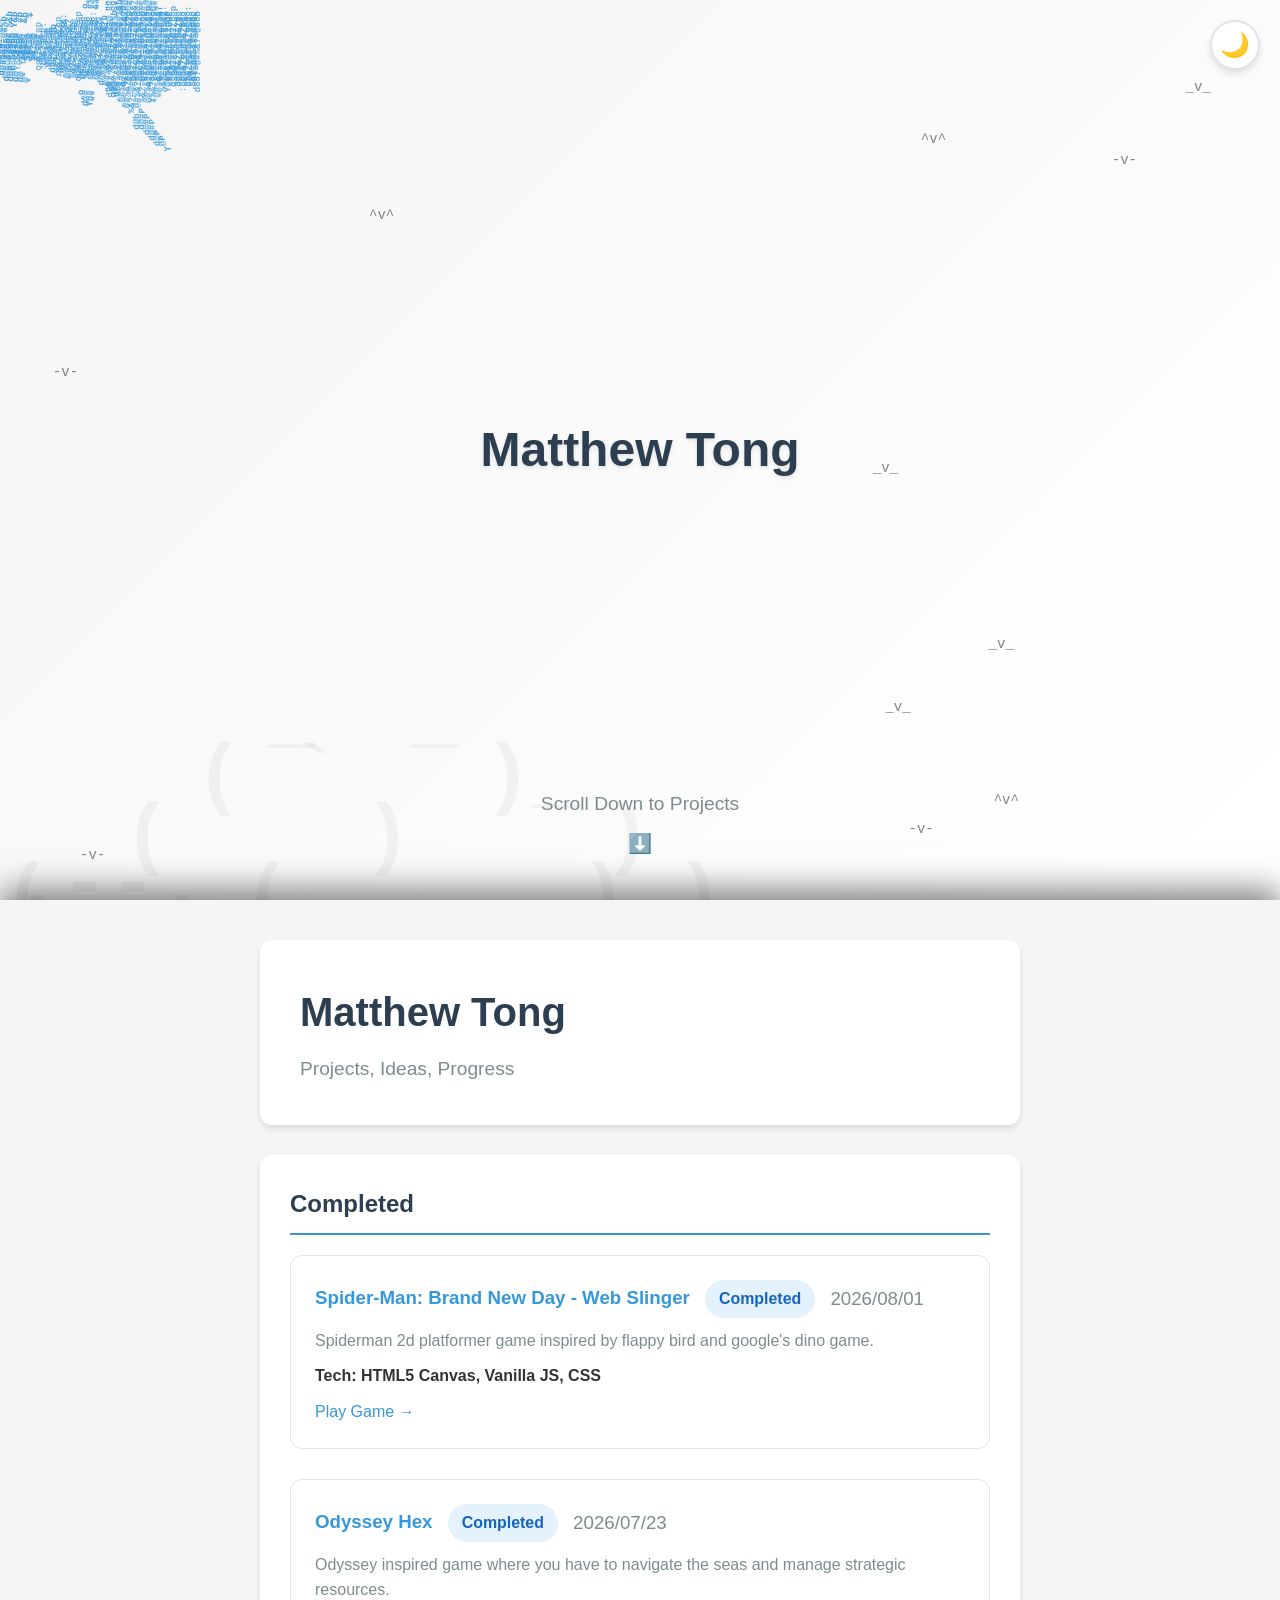
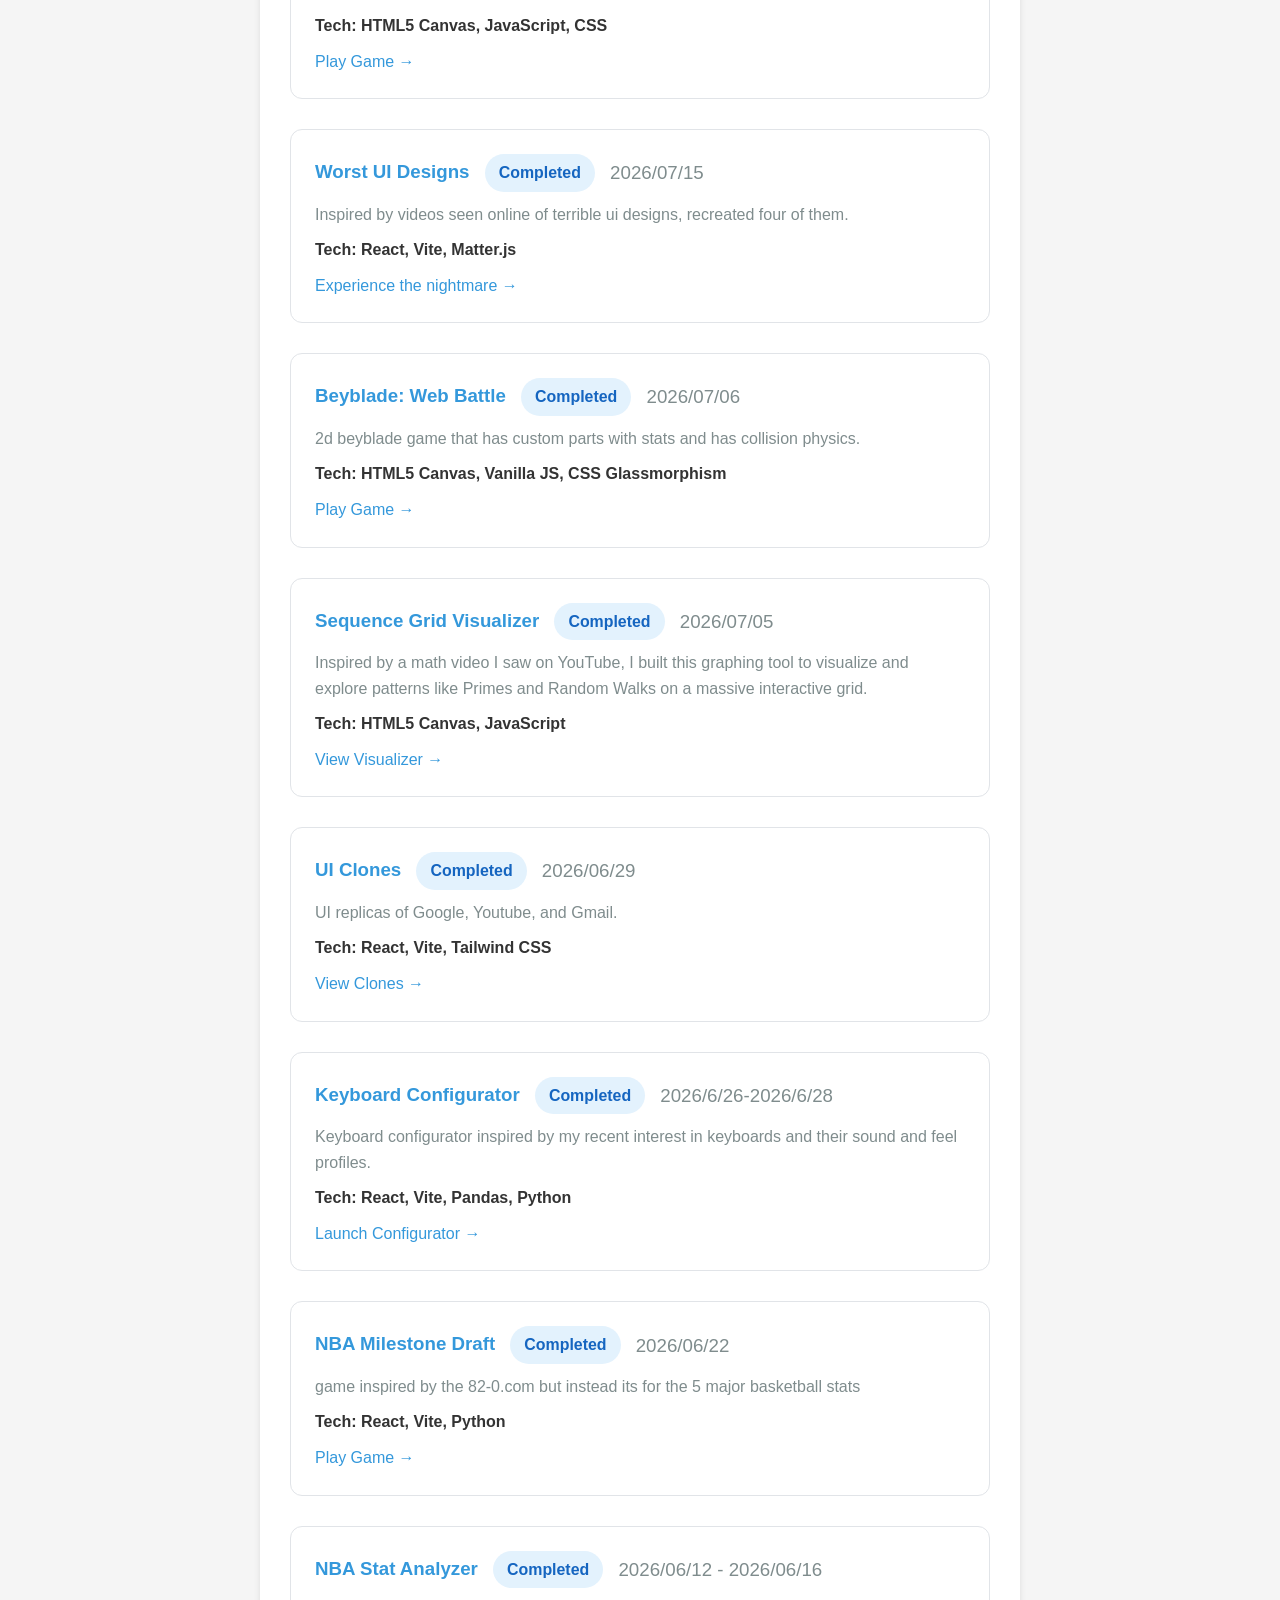
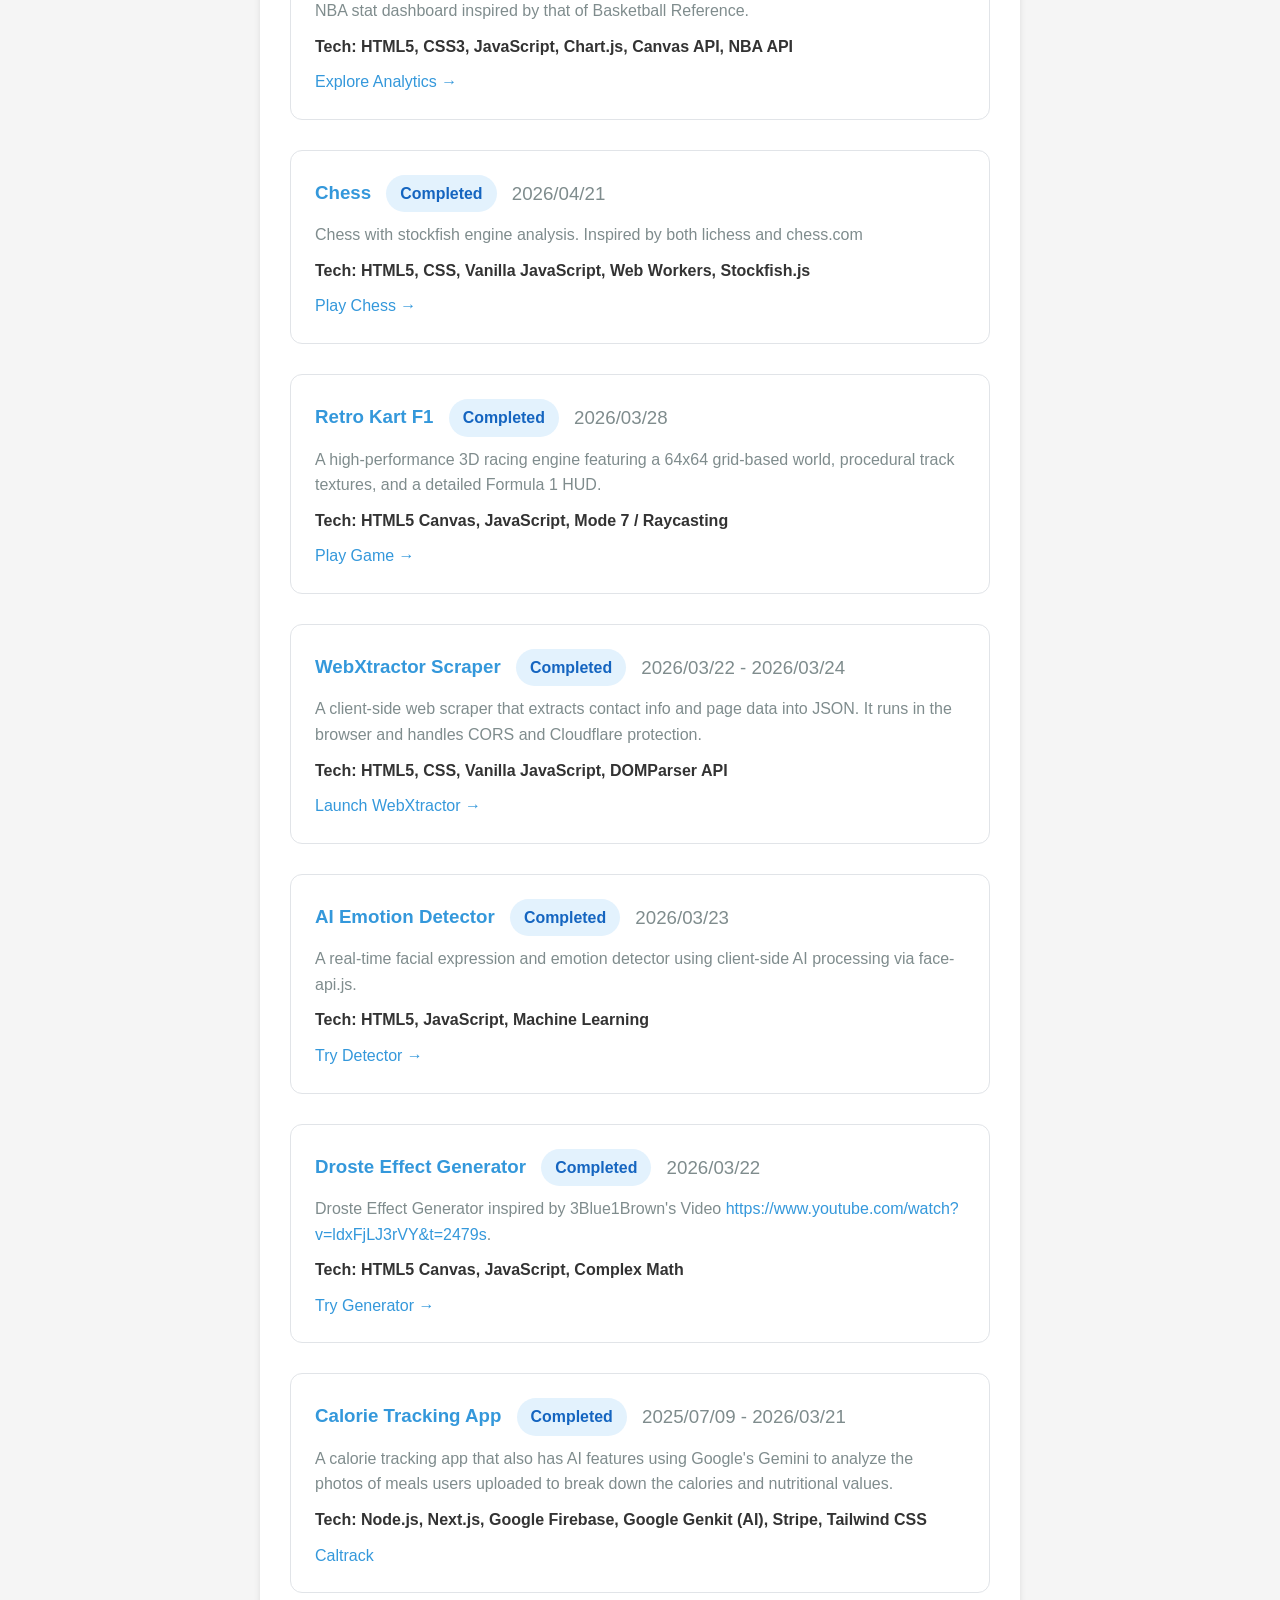
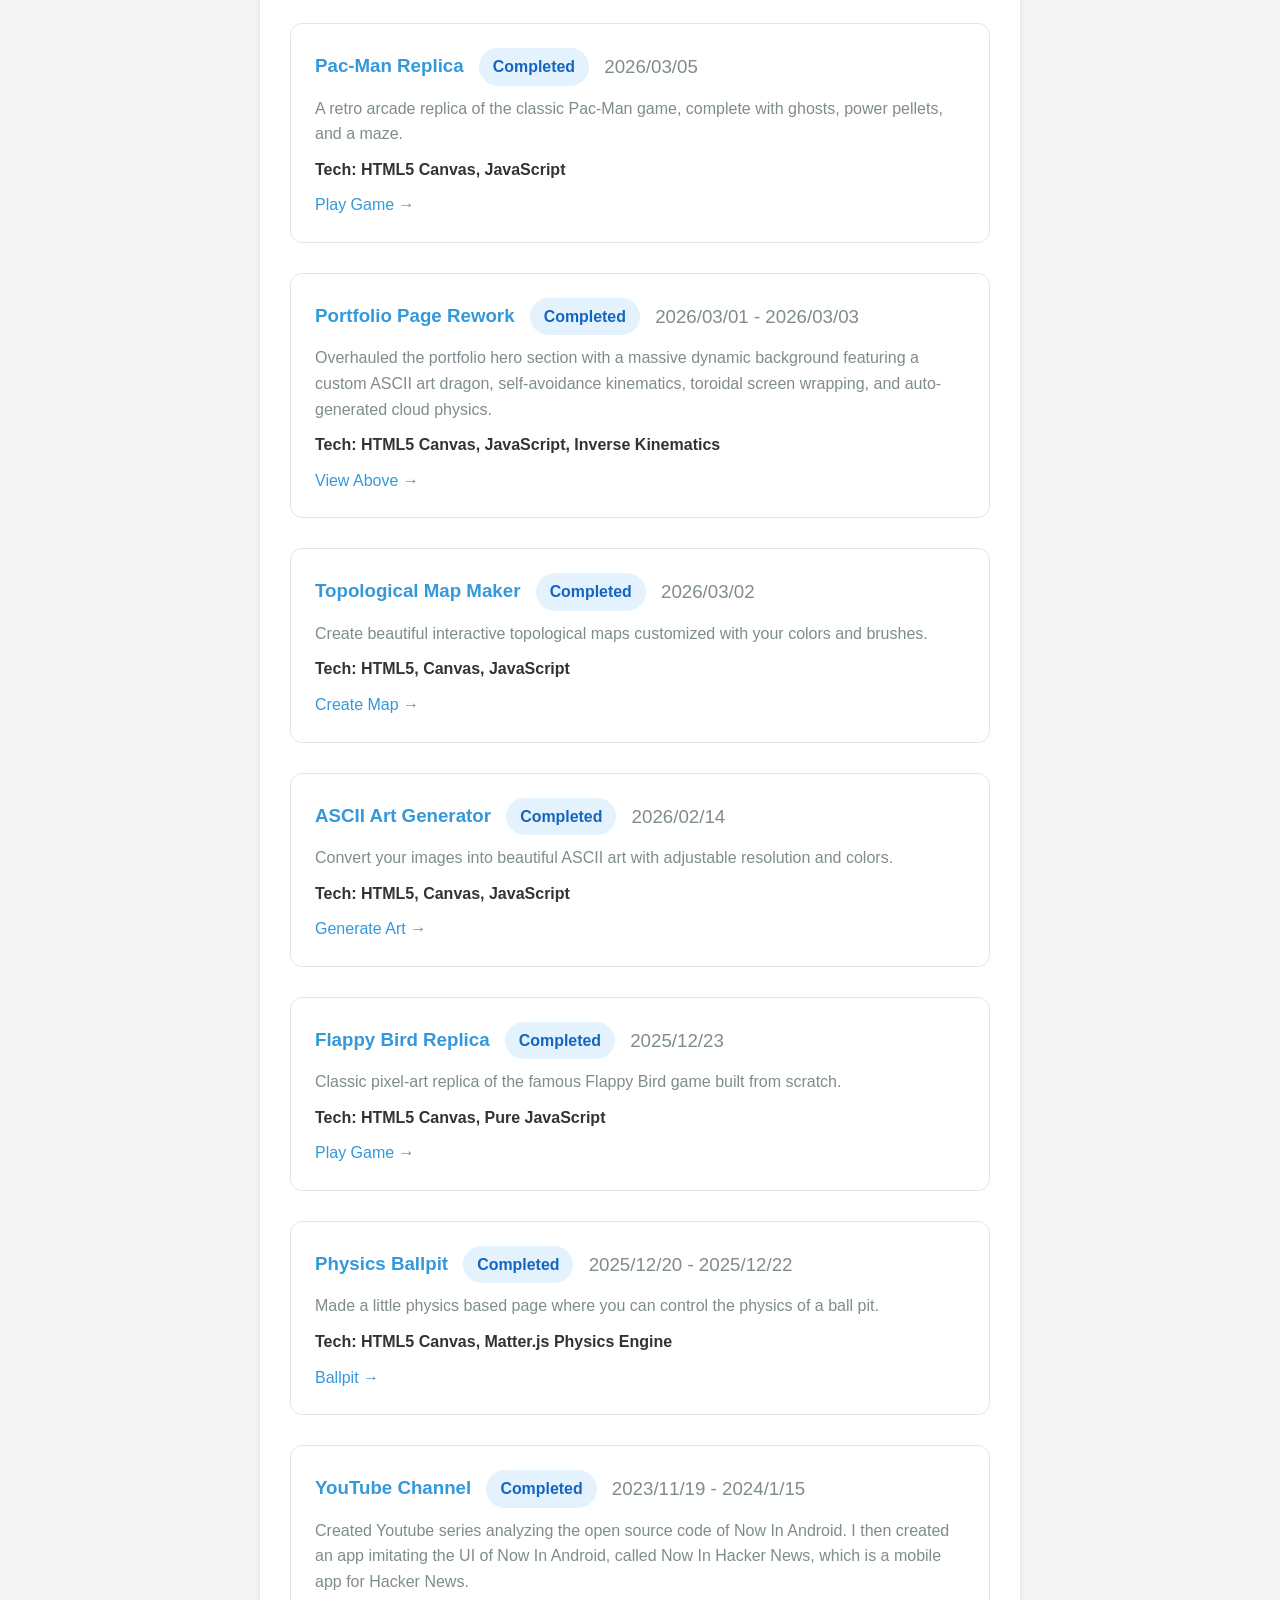
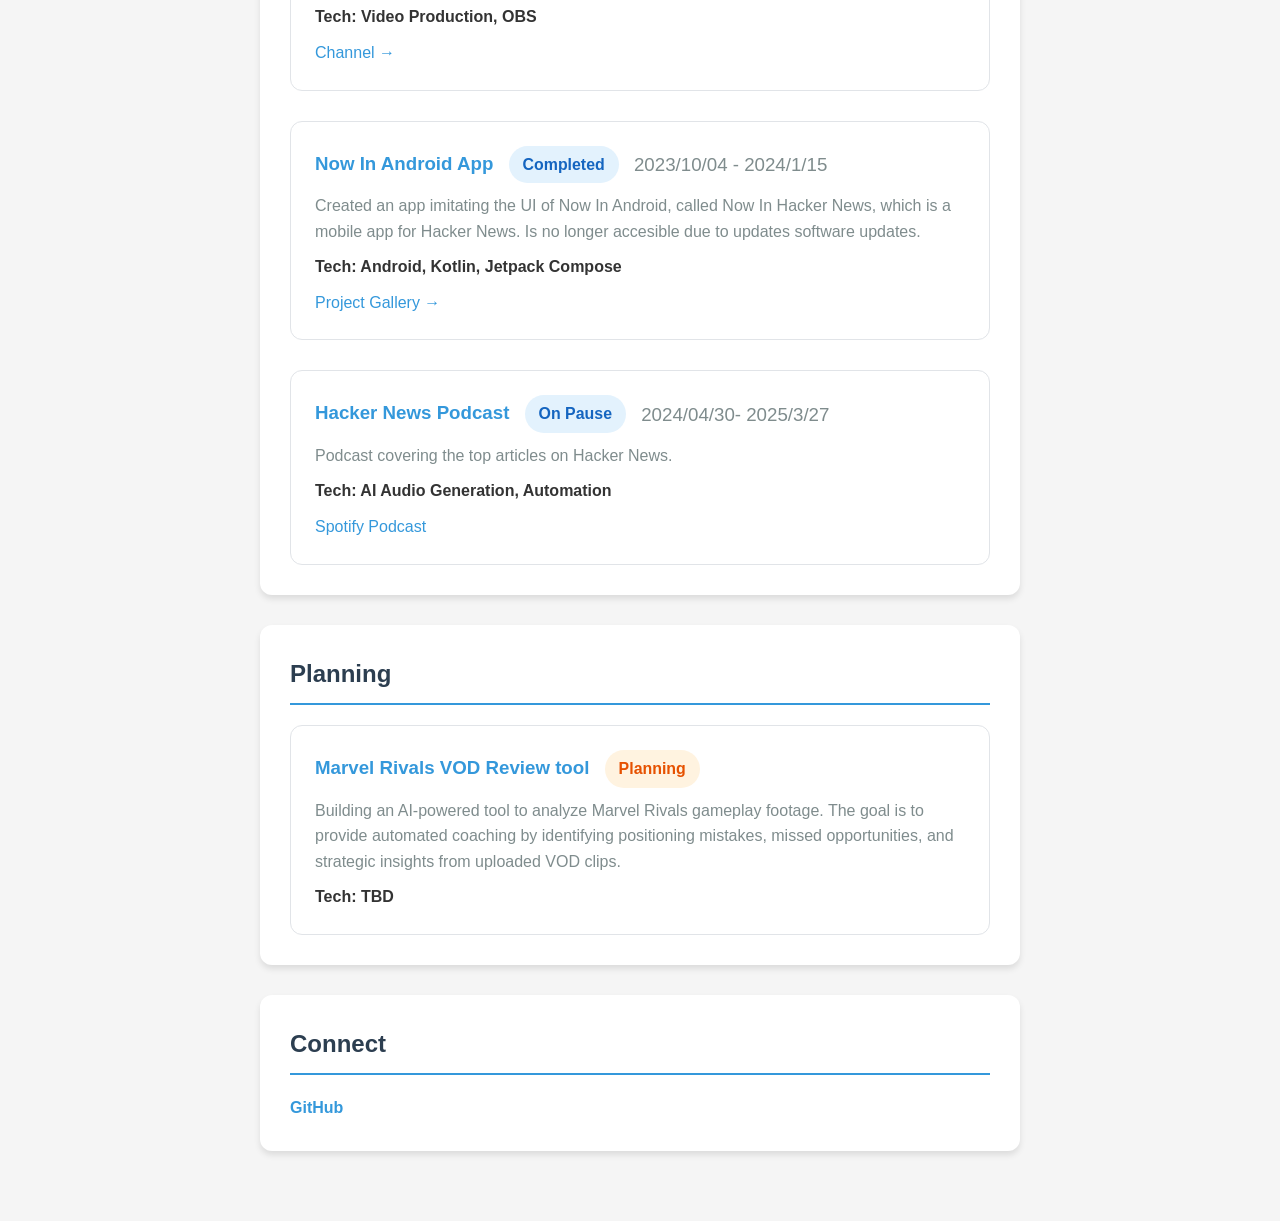
<file: index.html>
<!DOCTYPE html>
<html lang="en" data-theme="light">

<head>
    <meta charset="UTF-8">
    <meta name="viewport" content="width=device-width, initial-scale=1.0">
    <title>My Projects</title>
    <style>
        :root {
            --bg-color: #f5f5f5;
            --text-color: #333;
            --card-bg: white;
            --card-hover-bg: #ffffff;
            --card-border: #e1e4e8;
            --heading-color: #2c3e50;
            --subtitle-color: #7f8c8d;
            --border-primary: #3498db;
            --link-color: #3498db;
            --status-active-bg: #e8f5e9;
            --status-active-text: #2e7d32;
            --status-planning-bg: #fff3e0;
            --status-planning-text: #e65100;
            --status-completed-bg: #e3f2fd;
            --status-completed-text: #1565c0;
            --shadow-color: rgba(0, 0, 0, 0.1);
            --shadow-hover-color: rgba(0, 0, 0, 0.05);
        }

        [data-theme="dark"] {
            --bg-color: #1a1a1a;
            --text-color: #e5e5e5;
            --card-bg: #2a2a2a;
            --card-hover-bg: #333333;
            --card-border: #404040;
            --heading-color: #ffffff;
            --subtitle-color: #a3a3a3;
            --border-primary: #666666;
            --link-color: #d4d4d4;
            --status-active-bg: rgba(74, 222, 128, 0.15);
            --status-active-text: #4ade80;
            --status-planning-bg: rgba(251, 146, 60, 0.15);
            --status-planning-text: #fb923c;
            --status-completed-bg: rgba(156, 163, 175, 0.15);
            --status-completed-text: #9ca3af;
            --shadow-color: rgba(0, 0, 0, 0.5);
            --shadow-hover-color: rgba(0, 0, 0, 0.7);
        }

        * {
            margin: 0;
            padding: 0;
            box-sizing: border-box;
        }

        body {
            font-family: -apple-system, BlinkMacSystemFont, 'Segoe UI', Roboto, Oxygen, Ubuntu, Cantarell, sans-serif;
            line-height: 1.6;
            color: var(--text-color);
            background: var(--bg-color);
            transition: background-color 0.3s ease, color 0.3s ease;
            overflow-x: hidden;
        }

        a {
            color: var(--link-color);
            text-decoration: none;
            transition: color 0.2s;
        }

        a:hover {
            text-decoration: underline;
            color: var(--heading-color);
        }


        /* Nav & Theme Toggle */
        .theme-toggle {
            position: fixed;
            top: 20px;
            right: 20px;
            background: var(--card-bg);
            border: 2px solid var(--card-border);
            color: var(--text-color);
            padding: 10px;
            border-radius: 50%;
            cursor: pointer;
            width: 50px;
            height: 50px;
            display: flex;
            justify-content: center;
            align-items: center;
            font-size: 1.5rem;
            z-index: 1000;
            box-shadow: 0 4px 6px var(--shadow-color);
            transition: transform 0.3s cubic-bezier(0.175, 0.885, 0.32, 1.275);
        }

        .theme-toggle:hover {
            transform: scale(1.1) rotate(15deg);
        }

        .hero {
            height: 100vh;
            width: 100vw;
            display: flex;
            flex-direction: column;
            justify-content: center;
            align-items: center;
            position: fixed;
            top: 0;
            left: 0;
            z-index: 0;
            background: linear-gradient(135deg, var(--bg-color) 0%, var(--card-bg) 100%);
        }

        #heroCanvas {
            position: absolute;
            top: 0;
            left: 0;
            width: 100%;
            height: 100%;
            z-index: -1;
            /* Keeps canvas strictly behind text, but inside .hero */
        }

        .welcome-text {
            font-size: 3rem;
            font-weight: bold;
            color: var(--heading-color);
            text-align: center;
            z-index: 5;
            opacity: 0;
            transform: translateY(30px);
            animation: fadeInWelcome 1.5s cubic-bezier(0.175, 0.885, 0.32, 1.275) forwards 0.5s;
            text-shadow: 0 2px 4px var(--shadow-color);
        }

        @keyframes fadeInWelcome {
            to {
                opacity: 1;
                transform: translateY(0);
            }
        }

        .scroll-indicator {
            position: absolute;
            bottom: 40px;
            font-size: 1.2rem;
            color: var(--subtitle-color);
            animation: bounce 2s infinite;
            display: flex;
            flex-direction: column;
            align-items: center;
            gap: 10px;
        }

        @keyframes bounce {

            0%,
            20%,
            50%,
            80%,
            100% {
                transform: translateY(0);
            }

            40% {
                transform: translateY(-20px);
            }

            60% {
                transform: translateY(-10px);
            }
        }

        .container-wrapper {
            position: relative;
            z-index: 10;
            margin-top: 100vh;
            background: var(--bg-color);
            box-shadow: 0 -10px 30px rgba(0, 0, 0, 0.5);
        }

        .container {
            max-width: 800px;
            margin: 0 auto;
            padding: 40px 20px;
            opacity: 0;
            transform: translateY(50px);
            transition: opacity 1s ease-out, transform 1s cubic-bezier(0.175, 0.885, 0.32, 1.275);
            position: relative;
            z-index: 10;
        }

        .container.visible {
            opacity: 1;
            transform: translateY(0);
        }

        header {
            background: var(--card-bg);
            padding: 40px;
            border-radius: 12px;
            box-shadow: 0 4px 6px var(--shadow-color);
            margin-bottom: 30px;
            transition: background-color 0.3s ease, box-shadow 0.3s;
        }

        h1 {
            font-size: 2.5em;
            margin-bottom: 10px;
            color: var(--heading-color);
        }

        .subtitle {
            font-size: 1.2em;
            color: var(--subtitle-color);
        }

        .section {
            background: var(--card-bg);
            padding: 30px;
            border-radius: 12px;
            box-shadow: 0 4px 6px var(--shadow-color);
            margin-bottom: 30px;
            transition: background-color 0.3s ease, box-shadow 0.3s;
            opacity: 0;
            transform: translateY(30px);
        }

        .section.visible {
            opacity: 1;
            transform: translateY(0);
            transition: opacity 0.8s ease-out, transform 0.8s cubic-bezier(0.175, 0.885, 0.32, 1.275);
        }

        .section h2 {
            color: var(--heading-color);
            margin-bottom: 20px;
            border-bottom: 2px solid var(--border-primary);
            padding-bottom: 10px;
        }

        .project {
            margin-bottom: 30px;
            padding: 24px;
            border: 1px solid var(--card-border);
            border-radius: 12px;
            background: var(--card-bg);
            transition: transform 0.3s cubic-bezier(0.175, 0.885, 0.32, 1.275), box-shadow 0.3s, background-color 0.3s, border-color 0.3s;
        }

        .project:hover {
            transform: translateY(-6px);
            box-shadow: 0 12px 20px var(--shadow-hover-color);
            background: var(--card-hover-bg);
            border-color: var(--border-primary);
        }

        .project:last-child {
            margin-bottom: 0;
        }

        .project h3 {
            color: var(--link-color);
            margin-bottom: 8px;
            border-bottom: none;
        }

        .project strong {
            color: var(--text-color);
        }

        .project-status {
            display: inline-block;
            padding: 6px 14px;
            border-radius: 20px;
            font-size: 0.85em;
            font-weight: 600;
            margin-left: 10px;
        }

        .status-active {
            background: var(--status-active-bg);
            color: var(--status-active-text);
        }

        .status-planning {
            background: var(--status-planning-bg);
            color: var(--status-planning-text);
        }

        .status-completed {
            background: var(--status-completed-bg);
            color: var(--status-completed-text);
        }

        .project p {
            color: var(--subtitle-color);
            margin-top: 10px;
        }

        .project-date {
            font-size: 1em;
            color: var(--subtitle-color);
            margin-left: 10px;
            font-weight: normal;
            vertical-align: middle;
        }

        .links a {
            margin-right: 15px;
            font-weight: 600;
        }

        footer {
            text-align: center;
            padding: 20px;
            color: var(--subtitle-color);
        }
    </style>
</head>

<body>
    <button class="theme-toggle" id="themeToggle" title="Toggle Dark/Light Mode">
        🌙
    </button>

    <div class="hero">

        <canvas id="heroCanvas"></canvas>
        <div class="welcome-text">
            Matthew Tong
        </div>
        <div class="scroll-indicator">
            <span>Scroll Down to Projects</span>
            <span>⬇️</span>
        </div>
    </div>

    <div class="container-wrapper">
        <div class="container">
            <header>
                <h1>Matthew Tong</h1>
                <p class="subtitle">Projects, Ideas, Progress</p>
            </header>

            <div class="section">
                <h2>Completed</h2>

                <div class="project">
                    <h3>
                        Spider-Man: Brand New Day - Web Slinger
                        <span class="project-status status-completed">Completed</span>
                        <span class="project-date">2026/08/01</span>
                    </h3>
                    <p>Spiderman 2d platformer game inspired by flappy bird and google's dino game.</p>
                    <p><strong>Tech: HTML5 Canvas, Vanilla JS, CSS</strong></p>
                    <p>
                        <a href="spiderman/index.html">Play Game &rarr;</a>
                    </p>
                </div>

                <div class="project">
                    <h3>
                        Odyssey Hex
                        <span class="project-status status-completed">Completed</span>
                        <span class="project-date">2026/07/23</span>
                    </h3>
                    <p>Odyssey inspired game where you have to navigate the seas and manage strategic resources.</p>
                    <p><strong>Tech: HTML5 Canvas, JavaScript, CSS</strong></p>
                    <p>
                        <a href="odyssey_hex/index.html">Play Game &rarr;</a>
                    </p>
                </div>

                <div class="project">
                    <h3>
                        Worst UI Designs
                        <span class="project-status status-completed">Completed</span>
                        <span class="project-date">2026/07/15</span>
                    </h3>
                    <p>Inspired by videos seen online of terrible ui designs, recreated four of them.</p>
                    <p><strong>Tech: React, Vite, Matter.js</strong></p>
                    <p>
                        <a href="worst_ui/">Experience the nightmare &rarr;</a>
                    </p>
                </div>

                <div class="project">
                    <h3>
                        Beyblade: Web Battle
                        <span class="project-status status-completed">Completed</span>
                        <span class="project-date">2026/07/06</span>
                    </h3>
                    <p>2d beyblade game that has custom parts with stats and has collision physics.</p>
                    <p><strong>Tech: HTML5 Canvas, Vanilla JS, CSS Glassmorphism</strong></p>
                    <p>
                        <a href="beyblade.html">Play Game &rarr;</a>
                    </p>
                </div>

                <div class="project">
                    <h3>
                        Sequence Grid Visualizer
                        <span class="project-status status-completed">Completed</span>
                        <span class="project-date">2026/07/05</span>
                    </h3>
                    <p>
                        Inspired by a math video I saw on YouTube, I built this graphing tool to visualize and explore patterns like Primes and Random Walks on a massive interactive grid.
                    </p>
                    <p><strong>Tech: HTML5 Canvas, JavaScript</strong></p>
                    <p>
                        <a href="sequence.html">View Visualizer &rarr;</a>
                    </p>
                </div>

                <div class="project">
                    <h3>
                        UI Clones
                        <span class="project-status status-completed">Completed</span>
                        <span class="project-date">2026/06/29</span>
                    </h3>
                    <p>UI replicas of Google, Youtube, and Gmail.</p>
                    <p><strong>Tech: React, Vite, Tailwind CSS</strong></p>
                    <p>
                        <a href="ui_clones/">View Clones &rarr;</a>
                    </p>
                </div>

                <div class="project">
                    <h3>
                        Keyboard Configurator
                        <span class="project-status status-completed">Completed</span>
                        <span class="project-date">2026/6/26-2026/6/28</span>
                    </h3>
                    <p>Keyboard configurator inspired by my recent interest in keyboards and their sound and feel profiles.</p>
                    <p><strong>Tech: React, Vite, Pandas, Python</strong></p>
                    <p>
                        <a href="keyboard_configurator/index.html">Launch Configurator &rarr;</a>
                    </p>
                </div>

                <div class="project">
                    <h3>
                        NBA Milestone Draft
                        <span class="project-status status-completed">Completed</span>
                        <span class="project-date">2026/06/22</span>
                    </h3>
                    <p>game inspired by the 82-0.com but instead its for the 5 major basketball stats</p>
                    <p><strong>Tech: React, Vite, Python</strong></p>
                    <p>
                        <a href="nba_milestone_draft/index.html">Play Game &rarr;</a>
                    </p>
                </div>

                <div class="project">
                    <h3>
                        NBA Stat Analyzer
                        <span class="project-status status-completed">Completed</span>
                        <span class="project-date">2026/06/12 - 2026/06/16</span>
                    </h3>
                    <p>
                        NBA stat dashboard inspired by that of Basketball Reference.
                    </p>
                    <p><strong>Tech: HTML5, CSS3, JavaScript, Chart.js, Canvas API, NBA API</strong></p>
                    <p>
                        <a href="nba.html">Explore Analytics &rarr;</a>
                    </p>
                </div>

                <div class="project">
                    <h3>
                        Chess
                        <span class="project-status status-completed">Completed</span>
                        <span class="project-date">2026/04/21</span>
                    </h3>
                    <p>
                        Chess with stockfish engine analysis. Inspired by both lichess and chess.com
                    </p>
                    <p><strong>Tech: HTML5, CSS, Vanilla JavaScript, Web Workers, Stockfish.js</strong></p>
                    <p>
                        <a href="chess.html">Play Chess &rarr;</a>
                    </p>
                </div>

                <div class="project">
                    <h3>
                        Retro Kart F1
                        <span class="project-status status-completed">Completed</span>
                        <span class="project-date">2026/03/28</span>
                    </h3>
                    <p>
                        A high-performance 3D racing engine featuring a 64x64 grid-based world, procedural track textures, and a detailed Formula 1 HUD.
                    </p>
                    <p><strong>Tech: HTML5 Canvas, JavaScript, Mode 7 / Raycasting</strong></p>
                    <p>
                        <a href="racing.html">Play Game &rarr;</a>
                    </p>
                </div>

                <div class="project">
                    <h3>
                        WebXtractor Scraper
                        <span class="project-status status-completed">Completed</span>
                        <span class="project-date">2026/03/22 - 2026/03/24</span>
                    </h3>
                    <p>
                        A client-side web scraper that extracts contact info and page data into JSON. It runs in the browser and handles CORS and Cloudflare protection.
                    </p>
                    <p><strong>Tech: HTML5, CSS, Vanilla JavaScript, DOMParser API</strong></p>
                    <p>
                        <a href="scraper.html">Launch WebXtractor &rarr;</a>
                    </p>
                </div>

                <div class="project">
                    <h3>
                        AI Emotion Detector
                        <span class="project-status status-completed">Completed</span>
                        <span class="project-date">2026/03/23</span>
                    </h3>
                    <p>
                        A real-time facial expression and emotion detector using client-side AI processing via face-api.js.
                    </p>
                    <p><strong>Tech: HTML5, JavaScript, Machine Learning</strong></p>
                    <p>
                        <a href="emotion.html">Try Detector &rarr;</a>
                    </p>
                </div>

                <div class="project">
                    <h3>
                        Droste Effect Generator
                        <span class="project-status status-completed">Completed</span>
                        <span class="project-date">2026/03/22</span>
                    </h3>
                    <p>
                        Droste Effect Generator inspired by 3Blue1Brown's Video <a href="https://www.youtube.com/watch?v=ldxFjLJ3rVY&t=2479s" target="_blank">https://www.youtube.com/watch?v=ldxFjLJ3rVY&t=2479s</a>.
                    </p>
                    <p><strong>Tech: HTML5 Canvas, JavaScript, Complex Math</strong></p>
                    <p>
                        <a href="droste.html">Try Generator &rarr;</a>
                    </p>
                </div>

                <div class="project">
                    <h3>
                        Calorie Tracking App
                        <span class="project-status status-completed">Completed</span>
                        <span class="project-date">2025/07/09 - 2026/03/21</span>
                    </h3>
                    <p>
                        A calorie tracking app that also has AI features using Google's Gemini to analyze the photos of
                        meals users uploaded to break down the calories and nutritional values.
                    </p>
                    <p><strong>Tech: Node.js, Next.js, Google Firebase, Google Genkit (AI), Stripe, Tailwind
                            CSS</strong></p>
                    <p>
                        <a href="https://caltrack-pi.vercel.app" target="_blank">Caltrack</a>
                    </p>
                </div>

                <div class="project">
                    <h3>
                        Pac-Man Replica
                        <span class="project-status status-completed">Completed</span>
                        <span class="project-date">2026/03/05</span>
                    </h3>
                    <p>
                        A retro arcade replica of the classic Pac-Man game, complete with ghosts, power pellets, and a
                        maze.
                    </p>
                    <p><strong>Tech: HTML5 Canvas, JavaScript</strong></p>
                    <p>
                        <a href="pacman.html">Play Game &rarr;</a>
                    </p>
                </div>

                <div class="project">
                    <h3>
                        Portfolio Page Rework
                        <span class="project-status status-completed">Completed</span>
                        <span class="project-date">2026/03/01 - 2026/03/03</span>
                    </h3>
                    <p>Overhauled the portfolio hero section with a massive dynamic background featuring a custom
                        ASCII art dragon, self-avoidance kinematics, toroidal screen wrapping, and auto-generated
                        cloud physics.</p>
                    <p><strong>Tech: HTML5 Canvas, JavaScript, Inverse Kinematics</strong></p>
                    <p>
                        <a href="#">View Above &rarr;</a>
                    </p>
                </div>

                <div class="project">
                    <h3>
                        Topological Map Maker
                        <span class="project-status status-completed">Completed</span>
                        <span class="project-date">2026/03/02</span>
                    </h3>
                    <p>Create beautiful interactive topological maps customized with your colors and brushes.</p>
                    <p><strong>Tech: HTML5, Canvas, JavaScript</strong></p>
                    <p>
                        <a href="topomap.html">Create Map &rarr;</a>
                    </p>
                </div>

                <div class="project">
                    <h3>
                        ASCII Art Generator
                        <span class="project-status status-completed">Completed</span>
                        <span class="project-date">2026/02/14</span>
                    </h3>
                    <p>Convert your images into beautiful ASCII art with adjustable resolution and colors.</p>
                    <p><strong>Tech: HTML5, Canvas, JavaScript</strong></p>
                    <p>
                        <a href="ascii.html">Generate Art &rarr;</a>
                    </p>
                </div>


                <div class="project">
                    <h3>
                        Flappy Bird Replica
                        <span class="project-status status-completed">Completed</span>
                        <span class="project-date">2025/12/23</span>
                    </h3>
                    <p>Classic pixel-art replica of the famous Flappy Bird game built from scratch.</p>
                    <p><strong>Tech: HTML5 Canvas, Pure JavaScript</strong></p>
                    <p>
                        <a href="flappybird.html">Play Game &rarr;</a>
                    </p>
                </div>

                <div class="project">
                    <h3>
                        Physics Ballpit
                        <span class="project-status status-completed">Completed</span>
                        <span class="project-date">2025/12/20 - 2025/12/22</span>
                    </h3>
                    <p>Made a little physics based page where you can control the physics of a ball pit.</p>
                    <p><strong>Tech: HTML5 Canvas, Matter.js Physics Engine</strong></p>
                    <p>
                        <a href="ballpit.html">Ballpit &rarr;</a>
                    </p>
                </div>

                <div class="project">
                    <h3>
                        YouTube Channel
                        <span class="project-status status-completed">Completed</span>
                        <span class="project-date">2023/11/19 - 2024/1/15</span>
                    </h3>
                    <p>Created Youtube series analyzing the open source code of Now In Android. I then created an
                        app
                        imitating the UI of Now In Android, called Now In Hacker News, which is a mobile app for
                        Hacker
                        News.</p>
                    <p><strong>Tech: Video Production, OBS</strong></p>
                    <p>
                        <a href="https://www.youtube.com/@DissectingNowInAndroid">Channel &rarr;</a>
                    </p>
                </div>

                <div class="project">
                    <h3>
                        Now In Android App
                        <span class="project-status status-completed">Completed</span>
                        <span class="project-date">2023/10/04 - 2024/1/15</span>
                    </h3>
                    <p>Created an app imitating the UI of Now In Android, called Now In Hacker News, which is a
                        mobile
                        app
                        for Hacker News. Is no longer accesible due to updates software updates.</p>
                    <p><strong>Tech: Android, Kotlin, Jetpack Compose</strong></p>
                    <p>
                        <a href="hackernews.html">Project Gallery &rarr;</a>
                    </p>
                </div>

                <div class="project">
                    <h3>
                        Hacker News Podcast
                        <span class="project-status status-completed">On Pause</span>
                        <span class="project-date">2024/04/30- 2025/3/27</span>
                    </h3>
                    <p>Podcast covering the top articles on Hacker News.</p>
                    <p><strong>Tech: AI Audio Generation, Automation</strong></p>
                    <p>
                        <a href="https://open.spotify.com/show/6BvRfWZDtiO3yEd8SHpDAJ?si=7f154aee556d48d6"
                            target="_blank">Spotify Podcast</a>
                    </p>
                </div>

            </div>

            <div class="section">
                <h2>Planning</h2>

                <div class="project">
                    <h3>
                        Marvel Rivals VOD Review tool
                        <span class="project-status status-planning">Planning</span>
                    </h3>
                    <p>
                        Building an AI-powered tool to analyze Marvel Rivals gameplay footage. The goal is to
                        provide
                        automated coaching by identifying positioning mistakes, missed opportunities, and strategic
                        insights
                        from uploaded VOD clips.
                    </p>
                    <p><strong>Tech: TBD</strong>
                    </p>
                </div>
            </div>



            <div class="section links">
                <h2>Connect</h2>
                <a href="https://github.com/matthewtong2018" target="_blank">GitHub</a>
            </div>

        </div>

    </div>
    <script>
        // Theme Toggle Logic
        const themeToggle = document.getElementById('themeToggle');

        // Check for saved theme preference or OS preference
        const savedTheme = localStorage.getItem('theme');
        const prefersDark = window.matchMedia && window.matchMedia('(prefers-color-scheme: dark)').matches;

        if (savedTheme === 'dark' || (!savedTheme && prefersDark)) {
            document.documentElement.setAttribute('data-theme', 'dark');
            themeToggle.textContent = '☀️';
        }

        themeToggle.addEventListener('click', () => {
            const currentTheme = document.documentElement.getAttribute('data-theme');
            const newTheme = currentTheme === 'dark' ? 'light' : 'dark';

            document.documentElement.setAttribute('data-theme', newTheme);
            localStorage.setItem('theme', newTheme);

            themeToggle.textContent = newTheme === 'dark' ? '☀️' : '🌙';
            themeToggle.style.transform = 'scale(1.2) rotate(360deg)';
            setTimeout(() => {
                themeToggle.style.transform = '';
            }, 300);
        });

        // Intersection Observer for Scroll Animations
        const observerOptions = {
            root: null,
            rootMargin: '0px',
            threshold: 0.1
        };

        const observer = new IntersectionObserver((entries, observer) => {
            entries.forEach(entry => {
                if (entry.isIntersecting) {
                    entry.target.classList.add('visible');
                    observer.unobserve(entry.target); // Optional: stop observing once visible
                }
            });
        }, observerOptions);

        // Observe container and sections
        document.addEventListener('DOMContentLoaded', () => {
            document.querySelectorAll('.container, .section').forEach(el => {
                observer.observe(el);
            });
        });


        // Detailed Segmented ASCII Canvas Dragon
        const canvas = document.getElementById('heroCanvas');
        const ctx = canvas.getContext('2d');
        const heroSection = document.querySelector('.hero');

        let width = canvas.width = heroSection.clientWidth;
        let height = canvas.height = heroSection.clientHeight;

        window.addEventListener('resize', () => {
            width = canvas.width = heroSection.clientWidth;
            height = canvas.height = heroSection.clientHeight;
        });

        function getDragonColor() {
            return getComputedStyle(document.documentElement).getPropertyValue('--link-color').trim();
        }

        const rawParts = [
            ".", "...", ".....", ".@#%.", ":@#&%@:", ":@#ooo%&:",
            "8@:#%&:88", "Y@#%&?=@P", "d@#%&?=@#%b", "d@#\"&?=@#\"%&b", "d@P %&?=@ Y&b",
            "d@' %&?=@ `#b", "d@  %&?=@  &b", "@'  %&?=@  `%", "'   %&?=@   '",
            "&?=@#", ":%&?=@:", "@#%&?=@", "d@#%&?=@b", "%&?=@#%&?", ":@#%&?=@#%&:",
            "@#%&?=@#%&?", "%&?=@#%&?=@", "#%&?=@#%&?=",
            ",o  @#%&?=@#%&=  o,", "d@#  %&?=@#%&?=@  #%b", "Y@#  %&?=@#%&?=@  &%P", "\"\"  @#%&?=@#%&?  \"\"",
            "d@#%&?=@#%&?b", "@#%&?=@#%&?=@", "d%&?=@#%&?=@#%b",
            ",d@#%&?=@#%&?=@#%&b,", ",@#%&?=@#%&?=@#%&?=@,", "@#%&?=@#%&?=@#%&?=@#%", "%&?=@#%&?=@#%&?=@#%&?=@",
            "d@b @#%&?=@#%&?=@#%&?=@#% d&b", "d@#P %&?=@#%&?=@#%&?=@#% Y&%b",
            "d@#P  @#%&?=@#%&?=@#%&?=@  Y%&b", "d@#P   Y%&?=@#%&?=@#%&?=@#P   Y#%b",
            "d@P     \"@#%&?=@#%&?=@#%&?\"     Y#b", "@P       `%&?=@#%&?=@#%&?'       Y&",
            "Y          Y@#%&?=@#%&?=@P          P", "'           \"\"%&?=@#%&?\"\"            '",
            "8@#%&?=@#%&?8", ":8#%&?=@#%&?88:", "8%&?=@#%&?=@8", "8&?=@#%&?=@#8", "d88?=@#%&?=@88b",
            "88@#%&?=@#%&8", ":8#%&?=@#%&?=@:", "8%&?=@#%&?=@8", "8&?=@#%&?=@#8", "d88?=@#%&?=@88b",
            "88@#%&?=@#%&8", ":8#%&?=@#%&?=@:", "8%&?=@#%&?=@8", "8&?=@#%&?=@#8", "d88?=@#%&?=@88b",
            "88@#%&?=@#%&8", ":8#%&?=@#%&?=@:", "8%&?=@#%&?=@8", "8&?=@#%&?=@#8", "d88?=@#%&?=@88b",
            ",o  8@#%&?=@#  o,", "d88  8#%&?=@#%  88b", "Y88  8%&?=@#%&  88P", "\"\"  8&?=@#%&?  \"\"",
            "88@#%&?=@#8", ":8#%&?=@#%&?:", "8%&?=@#%&?8", "8&?=@#%&?=@", "d8?=@#%&?=@8b",
            "88@#%&?=@", ":8#%&?=@#:", "8%&?=@#%&", "d8?=@#%&?8b", "8@#%&?=", "8#%&?=@",
            ":8%&?=@#:", "d8?=@#%8b", "8@#%&", "8#%&?", ":8%&?:", "8@8", "8#8", ":8%8:",
            "8", "8", "d8b", "d8%8b", "d88@88b", "Y88#88P", "Y8&8P", "Y8P", "Y"
        ];

        const maxLength = Math.max(...rawParts.map(p => p.length));
        const dragonParts = rawParts.map(p => {
            const padLen = maxLength - p.length;
            const left = Math.floor(padLen / 2);
            const right = padLen - left;
            return " ".repeat(left) + p + " ".repeat(right);
        });

        const numSegments = dragonParts.length;
        const segmentLength = 5; // Very tight distance for solid texture

        let segments = [];
        let startX = width + 500;
        let startY = height / 2;
        for (let i = 0; i < numSegments; i++) {
            // Pre-stretch the dragon off-screen so it glides in naturally instead of slurping into existence
            segments.push({ x: startX + i * segmentLength, y: startY, angle: Math.PI });
        }

        let headPos = { x: startX, y: startY };
        let headAngle = Math.PI; // Face left initially
        let wanderAngle = Math.PI;

        const cloudArts = [
            "  .--.  \n (    ) \n(_.__._)",
            "   _  _   \n  ( `   )_ \n (    )    )\n(_   (_ .  _)_)",
            "    .--.    \n  .(    ).  \n (_.____._) ",
            "      _     \n    (   )   \n   (     )  \n  (_______) ",
            " .--.       \n(    ) .--. \n(_.__.((    )\n      (_.__._)"
        ];

        let clouds = [];
        for (let i = 0; i < 5; i++) {
            clouds.push({
                x: (width / 5) * i + (Math.random() * (width / 5)), // Staggered grid placement
                y: Math.random() * height,
                vx: (Math.random() + 0.5) * 0.3,
                art: cloudArts[i].split('\n')
            });
        }

        let birds = [];
        for (let i = 0; i < 12; i++) {
            birds.push({
                x: Math.random() * width,
                y: Math.random() * height,
                vx: -(Math.random() * 1.5 + 0.5),
                flapSpeed: Math.random() * 200 + 100
            });
        }

        function updateKinematics() {
            // 1. Wander force: smooth, long curves
            wanderAngle += (Math.random() - 0.5) * 0.15;
            let desiredX = Math.cos(wanderAngle) * 2;
            let desiredY = Math.sin(wanderAngle) * 2;

            // 2. Center Gravity: Gently pull the dragon back to the center of the screen
            // so it spends the majority of its time interacting with the hero section.
            let cdx = (width / 2) - headPos.x;
            let cdy = (height / 2) - headPos.y;
            let cdistSq = cdx * cdx + cdy * cdy;
            if (cdistSq > 0) {
                let cdist = Math.sqrt(cdistSq);
                desiredX += (cdx / cdist) * 0.5; // Soft pull factor
                desiredY += (cdy / cdist) * 0.5;
            }

            // 3. Self Avoidance (Prevents dragon from crossing its own body)
            for (let i = 25; i < numSegments; i += 4) {
                let dx = headPos.x - segments[i].x;
                let dy = headPos.y - segments[i].y;
                let distSq = dx * dx + dy * dy;
                // Strong push away if within 60px radius of rear body sections
                if (distSq < 3600 && distSq > 0) {
                    let dist = Math.sqrt(distSq);
                    desiredX += (dx / dist) * (60 - dist) * 0.08;
                    desiredY += (dy / dist) * (60 - dist) * 0.08;
                }
            }

            // Calculate final steering heading
            let targetAngle = Math.atan2(desiredY, desiredX);
            let diff = targetAngle - headAngle;
            while (diff > Math.PI) diff -= Math.PI * 2;
            while (diff < -Math.PI) diff += Math.PI * 2;

            // Limit turn speed for smooth snake motion
            headAngle += Math.sign(diff) * Math.min(Math.abs(diff), 0.08);

            const speed = 2.0;
            headPos.x += Math.cos(headAngle) * speed;
            headPos.y += Math.sin(headAngle) * speed;

            // Toroidal Screen Wrap (Seamless looping)
            const spanX = width + 400;
            const spanY = height + 400;

            if (headPos.x < -200) { headPos.x += spanX; }
            if (headPos.x > width + 200) { headPos.x -= spanX; }
            if (headPos.y < -200) { headPos.y += spanY; }
            if (headPos.y > height + 200) { headPos.y -= spanY; }

            segments[0].x = headPos.x;
            segments[0].y = headPos.y;
            segments[0].angle = headAngle;

            // True Toroidal Inverse Kinematics for the string
            for (let i = 1; i < numSegments; i++) {
                let current = segments[i];
                let prev = segments[i - 1];

                let adx = prev.x - current.x;
                let ady = prev.y - current.y;

                // Adjust dx/dy to take the shortest path across the screen seam
                if (Math.abs(adx) > spanX / 2) adx -= Math.sign(adx) * spanX;
                if (Math.abs(ady) > spanY / 2) ady -= Math.sign(ady) * spanY;

                let angle = Math.atan2(ady, adx);

                current.x = prev.x - Math.cos(angle) * segmentLength;
                current.y = prev.y - Math.sin(angle) * segmentLength;

                // Propagate wrap math so segments don't wander into offscreen infinity!
                if (current.x < -200) current.x += spanX;
                if (current.x > width + 200) current.x -= spanX;
                if (current.y < -200) current.y += spanY;
                if (current.y > height + 200) current.y -= spanY;

                current.angle = angle;
            }
        }

        function renderCanvas() {
            ctx.clearRect(0, 0, width, height);

            updateKinematics();

            // Background Clouds
            ctx.fillStyle = getComputedStyle(document.documentElement).getPropertyValue('--text-color').trim();
            ctx.font = "bold 80px 'Courier New', Courier, monospace";
            ctx.textAlign = "center";
            ctx.textBaseline = "middle";
            ctx.globalAlpha = 0.05; // Faint, massive background elements
            clouds.forEach(c => {
                c.x += c.vx;
                if (c.x > width + 400) c.x = -400;
                c.art.forEach((line, index) => {
                    ctx.fillText(line, c.x, c.y + (index * 60));
                });
            });

            // Dragon rendering
            const color = getDragonColor();
            ctx.fillStyle = color;
            ctx.font = "bold 9px 'Courier New', Courier, monospace";

            const spanX = width + 400;
            const spanY = height + 400;

            // Draw back to front
            for (let i = numSegments - 1; i >= 0; i--) {
                let s = segments[i];
                let char = dragonParts[i];
                let alphas = Math.max(0.15, 1 - (i / numSegments) * 0.4);

                const drawSegment = (x, y) => {
                    ctx.save();
                    ctx.translate(x, y);
                    // Rotate by an additional 90 degrees (Math.PI/2) so that wide ASCII strings 
                    // form the width/wings of the dragon naturally, instead of stacking vertically
                    ctx.rotate(s.angle + Math.PI / 2);
                    // Fade out towards tail, body stands out
                    ctx.globalAlpha = alphas;
                    ctx.fillText(char, 0, 0);
                    ctx.restore();
                };

                // Normal Draw
                drawSegment(s.x, s.y);

                // Ghost draw for seamless screen edge overlap slicing
                if (s.x < 200) drawSegment(s.x + spanX, s.y);
                if (s.x > width - 200) drawSegment(s.x - spanX, s.y);
                if (s.y < 200) drawSegment(s.x, s.y + spanY);
                if (s.y > height - 200) drawSegment(s.x, s.y - spanY);
            }

            // Foreground Birds
            ctx.fillStyle = getComputedStyle(document.documentElement).getPropertyValue('--text-color').trim();
            ctx.font = "14px 'Courier New', Courier, monospace";
            ctx.globalAlpha = 0.6;

            const birdFrames = ["_v_", "-v-", "^v^"];

            birds.forEach(b => {
                b.x += b.vx;
                b.y += Math.sin(Date.now() / b.flapSpeed) * 0.5; // Flapping bob

                if (b.x < -50) {
                    b.x = width + 50;
                    b.y = Math.random() * height;
                }

                let frameIndex = Math.floor(Date.now() / (b.flapSpeed * 1.5)) % 3;
                ctx.fillText(birdFrames[frameIndex], b.x, b.y);
            });

            requestAnimationFrame(renderCanvas);
        }

        requestAnimationFrame(renderCanvas);
    </script>
</body>

</html>
</file>
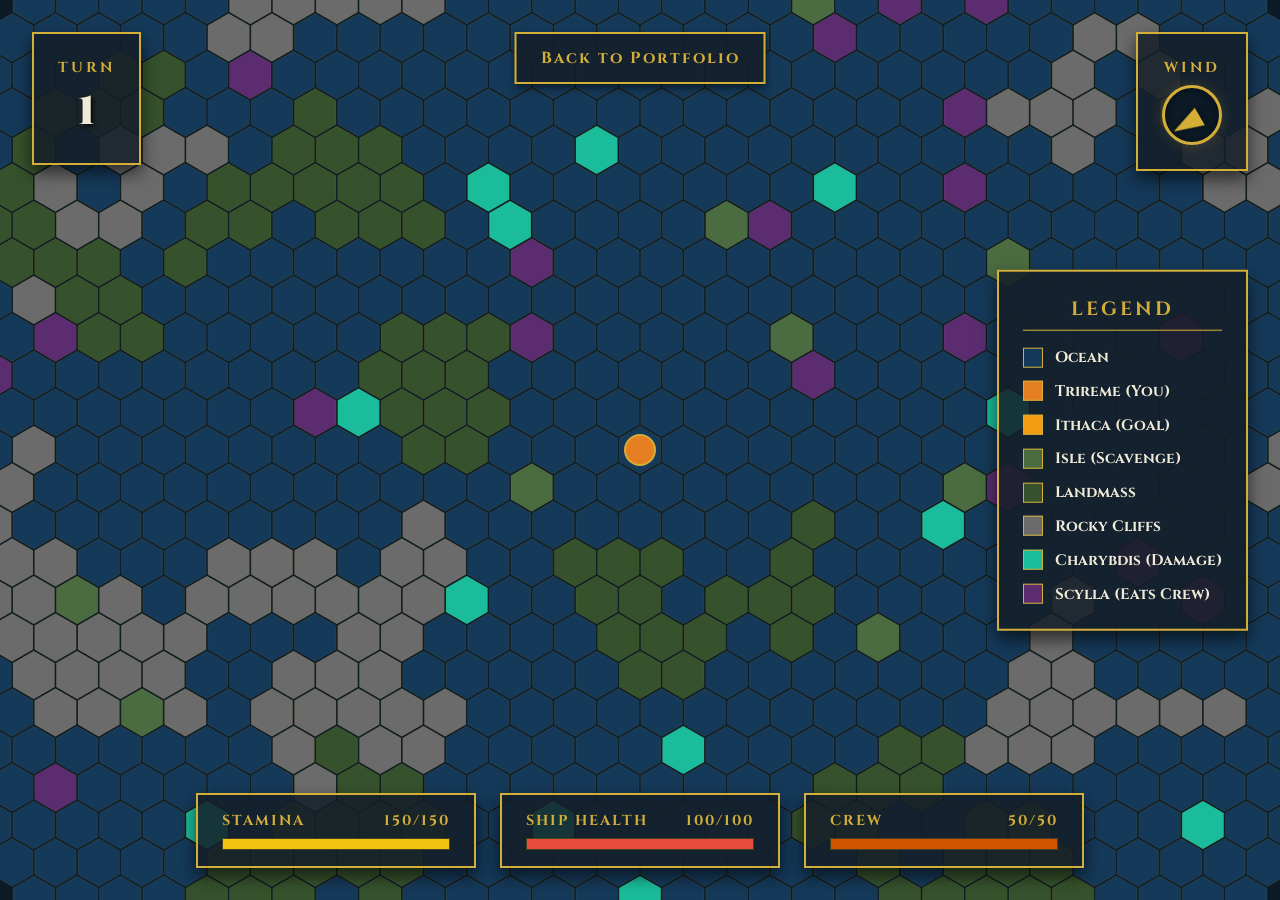
<file: odyssey_hex/index.html>
<!DOCTYPE html>
<html lang="en">
<head>
    <meta charset="UTF-8">
    <meta name="viewport" content="width=device-width, initial-scale=1.0">
    <title>Odyssey Hex</title>
    <link rel="preconnect" href="https://fonts.googleapis.com">
    <link rel="preconnect" href="https://fonts.gstatic.com" crossorigin>
    <link href="https://fonts.googleapis.com/css2?family=Cinzel:wght@400;700;900&display=swap" rel="stylesheet">
    <link rel="stylesheet" href="style.css">
</head>
<body>
    <div id="game-container">
        <canvas id="game-canvas"></canvas>
        <a href="../index.html" id="back-btn">Back to Portfolio</a>
        <div id="hud">
            <div class="hud-top">
                <div class="stat-box">
                    <span class="label">TURN</span>
                    <span id="turn-val" class="value">1</span>
                </div>
                <div class="stat-box">
                    <span class="label">WIND</span>
                    <div id="compass-container">
                        <div id="compass-arrow"></div>
                    </div>
                </div>
            </div>
            <div class="hud-bottom">
                <div class="bar-container">
                    <div class="bar-header">
                        <span>STAMINA</span>
                        <span id="stamina-text">150/150</span>
                    </div>
                    <div class="bar-bg">
                        <div id="stamina-bar" class="bar-fill stamina"></div>
                    </div>
                </div>
                <div class="bar-container">
                    <div class="bar-header">
                        <span>SHIP HEALTH</span>
                        <span id="health-text">100/100</span>
                    </div>
                    <div class="bar-bg">
                        <div id="health-bar" class="bar-fill health"></div>
                    </div>
                </div>
                <div class="bar-container">
                    <div class="bar-header">
                        <span>CREW</span>
                        <span id="crew-text">50/50</span>
                    </div>
                    <div class="bar-bg">
                        <div id="crew-bar" class="bar-fill crew"></div>
                    </div>
                </div>
            </div>
        </div>
        <div id="legend">
            <h3>LEGEND</h3>
            <div class="legend-item"><div class="swatch swatch-ocean"></div>Ocean</div>
            <div class="legend-item"><div class="swatch swatch-ship"></div>Trireme (You)</div>
            <div class="legend-item"><div class="swatch swatch-goal"></div>Ithaca (Goal)</div>
            <div class="legend-item"><div class="swatch swatch-island"></div>Isle (Scavenge)</div>
            <div class="legend-item"><div class="swatch swatch-bigisland"></div>Landmass</div>
            <div class="legend-item"><div class="swatch swatch-cliff"></div>Rocky Cliffs</div>
            <div class="legend-item"><div class="swatch swatch-whirlpool"></div>Charybdis (Damage)</div>
            <div class="legend-item"><div class="swatch swatch-monster"></div>Scylla (Eats Crew)</div>
        </div>
        <div id="overlay" class="hidden">
            <div id="overlay-content">
                <h1 id="overlay-title"></h1>
                <p id="overlay-desc"></p>
                <button id="restart-btn">NEW VOYAGE</button>
            </div>
        </div>
        <div id="event-toast" class="hidden"></div>
    </div>
    <script src="script.js"></script>
</body>
</html>
</file>
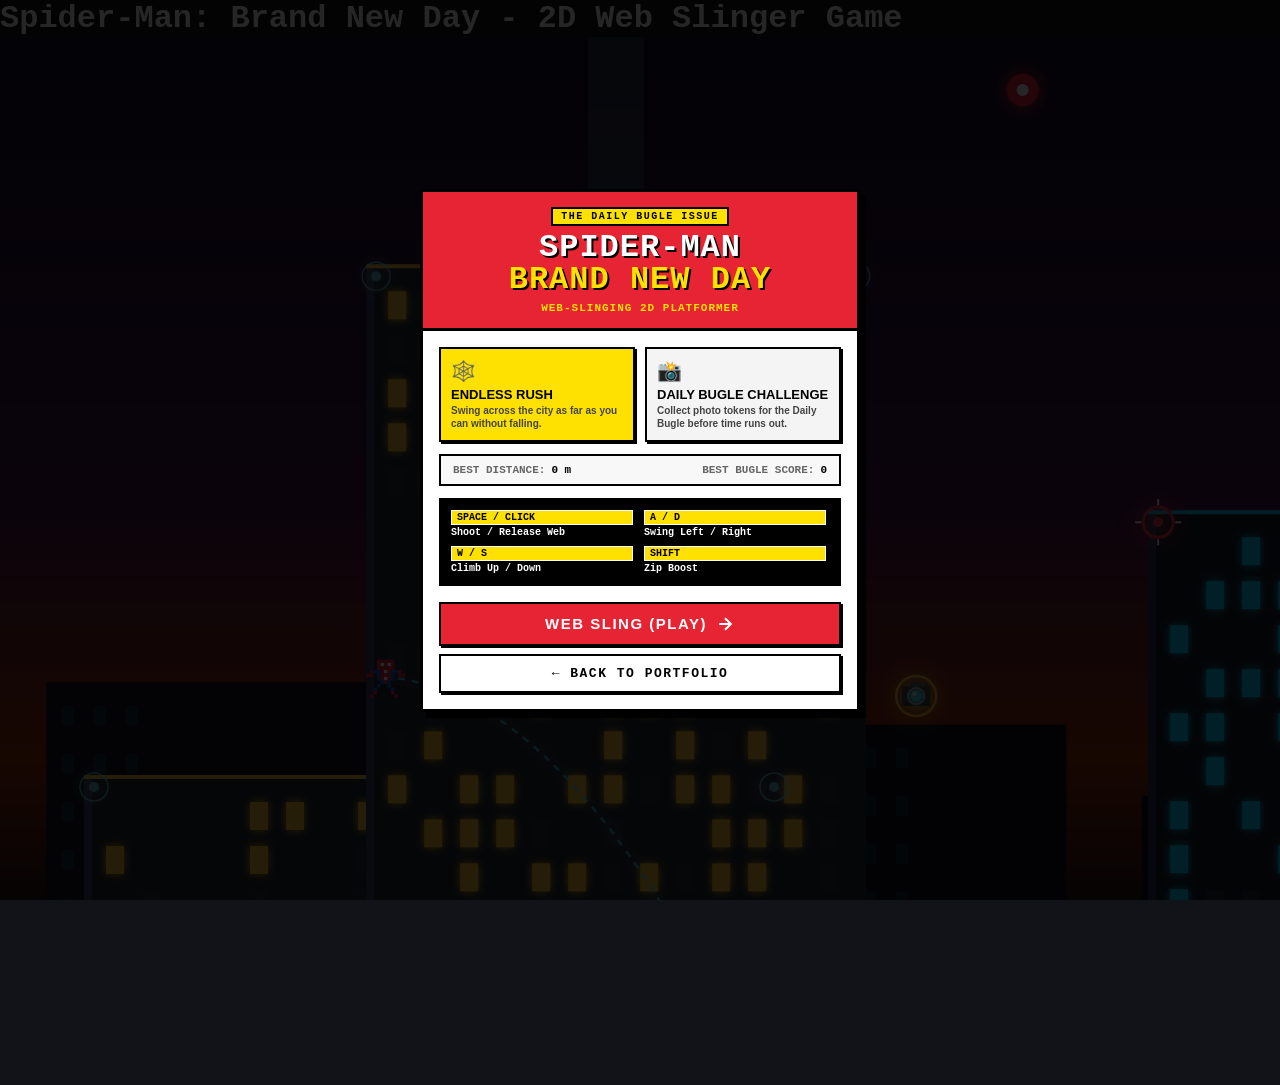
<file: spiderman/index.html>
<!DOCTYPE html>
<html lang="en">
<head>
  <meta charset="UTF-8">
  <meta name="viewport" content="width=device-width, initial-scale=1.0, maximum-scale=1.0, user-scalable=no">
  <title>Spider-Man: Brand New Day - Web Slinger | 2D Physics Platformer</title>
  <meta name="description" content="Experience dynamic pendulum web physics, predictive trajectory arcs, and procedural endless city swinging in Spider-Man: Brand New Day Web Slinger.">
  <meta property="og:title" content="Spider-Man: Brand New Day - Web Slinger">
  <meta property="og:description" content="Swing through a vibrant cyberpunk NYC skyline with real-time pendulum rope physics and spider-sense trajectory prediction.">
  <meta property="og:type" content="website">
  <!-- Google Fonts: Outfit and Inter -->
  <link rel="preconnect" href="https://fonts.googleapis.com">
  <link rel="preconnect" href="https://fonts.gstatic.com" crossorigin>
  <link href="https://fonts.googleapis.com/css2?family=Inter:wght@400;500;600;700&family=Outfit:wght@600;700;800;900&display=swap" rel="stylesheet">
  <link rel="stylesheet" href="style.css">
</head>
<body>
  <main id="app-container">
    <h1 class="sr-only">Spider-Man: Brand New Day - 2D Web Slinger Game</h1>
    
    <!-- Game Canvas -->
    <div id="canvas-wrapper">
      <canvas id="gameCanvas"></canvas>
    </div>

    <!-- HUD Overlay (Visible during gameplay) -->
    <header id="hud-overlay" class="hud hidden" aria-label="Game HUD">
      <!-- Left Stats: Score & Photos -->
      <div class="hud-left">
        <div class="hud-stat-box" id="score-box">
          <span class="stat-label">DISTANCE</span>
          <div class="stat-value-group">
            <span id="stat-distance">0</span><span class="stat-unit">m</span>
          </div>
        </div>
        <div class="hud-stat-box photo-stat hidden" id="photo-stat-box">
          <span class="stat-label">BUGLE PHOTOS</span>
          <div class="stat-value-group">
            <span id="stat-photos">0</span>
            <span class="photo-icon">📷</span>
          </div>
        </div>
      </div>

      <!-- Center: Combo & Mode Badge -->
      <div class="hud-center">
        <div id="mode-badge" class="mode-badge">ENDLESS RUSH</div>
        <div id="combo-display" class="combo-display">
          <span id="combo-multiplier">x1.0</span>
          <span class="combo-label">COMBO</span>
          <div class="combo-meter">
            <div id="combo-bar" class="combo-bar-fill"></div>
          </div>
        </div>
      </div>

      <!-- Right: Speedometer & Action Buttons -->
      <div class="hud-right">
        <div class="hud-stat-box speed-box" id="speed-box">
          <span class="stat-label">SPEED</span>
          <div class="stat-value-group">
            <span id="stat-speed">0</span><span class="stat-unit">km/h</span>
          </div>
          <div id="speed-indicator" class="speed-indicator">
            <div id="speed-fill" class="speed-fill"></div>
          </div>
        </div>
        <div class="hud-stat-box max-speed-box" id="max-speed-box">
          <span class="stat-label">MAX SPEED</span>
          <div class="stat-value-group">
            <span id="stat-max-speed">0</span><span class="stat-unit">km/h</span>
          </div>
        </div>
        <div class="hud-controls">
          <a href="../index.html" class="btn-icon" title="Back to Portfolio" aria-label="Back to Portfolio" style="text-decoration: none; width: auto; padding: 0 10px; font-size: 11px; font-weight: 900;">
            ← PORTFOLIO
          </a>
          <button id="btn-toggle-sound" class="btn-icon" title="Toggle Sound (M)" aria-label="Toggle Sound">
            <span id="sound-icon">🔇</span>
          </button>
          <button id="btn-pause" class="btn-icon" title="Pause Game (P)" aria-label="Pause Game">
            <span>⏸</span>
          </button>
        </div>
      </div>
    </header>

    <!-- Spider-Sense Flash Indicator -->
    <div id="spider-sense-overlay" class="spider-sense-overlay"></div>

    <!-- MODALS CONTAINER -->
    <div id="modal-backdrop" class="modal-backdrop">
      
      <!-- 1. TITLE / MAIN MENU MODAL -->
      <section id="modal-title" class="glass-modal active" aria-labelledby="title-heading">
        <div class="modal-header">
          <span class="badge-sub">THE DAILY BUGLE ISSUE</span>
          <h2 id="title-heading" class="title-logo">
            <span class="spidey-red">SPIDER-MAN</span><br>
            <span class="spidey-blue">BRAND NEW DAY</span>
          </h2>
          <p class="subtitle">WEB-SLINGING 2D PLATFORMER</p>
        </div>

        <div class="modal-content">
          <!-- Game Mode Selector -->
          <div class="mode-selector" role="radiogroup" aria-label="Select Game Mode">
            <button class="mode-card active" data-mode="endless" aria-checked="true">
              <div class="mode-icon">🕸️</div>
              <div class="mode-info">
                <h3>Endless Rush</h3>
                <p>Swing across the city as far as you can without falling.</p>
              </div>
            </button>
            <button class="mode-card" data-mode="photo" aria-checked="false">
              <div class="mode-icon">📸</div>
              <div class="mode-info">
                <h3>Daily Bugle Challenge</h3>
                <p>Collect photo tokens for the Daily Bugle before time runs out.</p>
              </div>
            </button>
          </div>

          <!-- High Score Bar -->
          <div class="highscore-bar">
            <div class="hs-item">
              <span class="hs-label">BEST DISTANCE:</span>
              <span id="hs-distance" class="hs-val">0 m</span>
            </div>
            <div class="hs-item">
              <span class="hs-label">BEST BUGLE SCORE:</span>
              <span id="hs-photo" class="hs-val">0</span>
            </div>
          </div>

          <!-- How to Play Quick Summary -->
          <div class="controls-guide">
            <div class="ctrl-item">
              <kbd>SPACE / CLICK</kbd>
              <span>Shoot / Release Web</span>
            </div>
            <div class="ctrl-item">
              <kbd>A / D</kbd>
              <span>Swing Left / Right</span>
            </div>
            <div class="ctrl-item">
              <kbd>W / S</kbd>
              <span>Climb Up / Down</span>
            </div>
            <div class="ctrl-item">
              <kbd>SHIFT</kbd>
              <span>Zip Boost</span>
            </div>
          </div>
        </div>

        <div class="modal-footer">
          <button id="btn-start-game" class="btn-primary glow-red">
            <span>WEB SLING (PLAY)</span>
            <svg width="20" height="20" viewBox="0 0 24 24" fill="none" stroke="currentColor" stroke-width="2.5"><path d="M5 12h14M12 5l7 7-7 7"/></svg>
          </button>
          <a href="../index.html" class="btn-secondary" style="text-align: center; text-decoration: none; display: block; padding: 10px; font-weight: 900; border: 2px solid #000; box-shadow: 2px 2px 0px #000; color: #000; background: #fff; font-size: 13px;">
            ← BACK TO PORTFOLIO
          </a>
        </div>
      </section>

      <!-- 2. PAUSE MENU MODAL -->
      <section id="modal-pause" class="glass-modal hidden" aria-labelledby="pause-heading">
        <h2 id="pause-heading" class="modal-title">GAME PAUSED</h2>
        <p class="modal-subtext">Take a breath, web-slinger.</p>

        <div class="modal-buttons-stack">
          <button id="btn-resume" class="btn-primary">RESUME SWINGING (P)</button>
          <button id="btn-restart-pause" class="btn-secondary">RESTART LEVEL (R)</button>
          <button id="btn-toggle-trajectory" class="btn-toggle">
            <span>Trajectory Predictor Arc</span>
            <span id="status-trajectory" class="toggle-status on">ON</span>
          </button>
          <button id="btn-toggle-audio-menu" class="btn-toggle">
            <span>Synth Audio &amp; SFX</span>
            <span id="status-audio" class="toggle-status off">OFF</span>
          </button>
          <button id="btn-quit-menu" class="btn-danger">RETURN TO TITLE</button>
          <a href="../index.html" class="btn-secondary" style="text-align: center; text-decoration: none; display: block; padding: 10px; font-weight: 900; border: 2px solid #000; color: #000; background: #fff; font-size: 13px;">
            ← BACK TO PORTFOLIO
          </a>
        </div>
      </section>

      <!-- 3. GAME OVER MODAL -->
      <section id="modal-gameover" class="glass-modal hidden" aria-labelledby="gameover-heading">
        <div class="gameover-banner">
          <span id="gameover-tag" class="tag-alert">WEB SNAP</span>
          <h2 id="gameover-heading" class="title-gameover">RUN FINISHED</h2>
        </div>

        <div class="gameover-stats-grid">
          <div class="stat-card">
            <span class="stat-card-label">DISTANCE SWUNG</span>
            <span id="go-distance" class="stat-card-value">0 m</span>
          </div>
          <div class="stat-card">
            <span class="stat-card-label">MAX SPEED</span>
            <span id="go-speed" class="stat-card-value">0 km/h</span>
          </div>
          <div class="stat-card">
            <span class="stat-card-label">BEST COMBO</span>
            <span id="go-combo" class="stat-card-value">x1.0</span>
          </div>
          <div class="stat-card">
            <span class="stat-card-label">BUGLE PHOTOS</span>
            <span id="go-photos" class="stat-card-value">0</span>
          </div>
        </div>

        <div id="new-highscore-badge" class="highscore-badge hidden">
          <span>🏆 NEW HIGH SCORE RECORD! 🏆</span>
        </div>

        <div class="modal-footer row">
          <button id="btn-restart-go" class="btn-primary glow-red">
            <span>SWING AGAIN (SPACE / R)</span>
          </button>
          <button id="btn-menu-go" class="btn-secondary">
            <span>MENU</span>
          </button>
          <a href="../index.html" class="btn-secondary" style="text-align: center; text-decoration: none; display: flex; align-items: center; justify-content: center; padding: 10px 16px; font-weight: 900; border: 2px solid #000; box-shadow: 2px 2px 0px #000; color: #000; background: #fff; font-size: 13px;">
            ← PORTFOLIO
          </a>
        </div>
      </section>

    </div>

    <!-- Footer Quick Control Bar -->
    <footer class="game-footer">
      <span><kbd>Space</kbd> or <kbd>Left Click</kbd> Web Anchor &bull; <kbd>A</kbd>/<kbd>D</kbd> Swing Torque &bull; <kbd>W</kbd>/<kbd>S</kbd> Rope Length &bull; <kbd>P</kbd> Pause</span>
    </footer>
  </main>

  <!-- Modular Game Engine Scripts -->
  <script src="js/audio.js"></script>
  <script src="js/physics.js"></script>
  <script src="js/world.js"></script>
  <script src="js/player.js"></script>
  <script src="js/renderer.js"></script>
  <script src="js/main.js"></script>
</body>
</html>
</file>
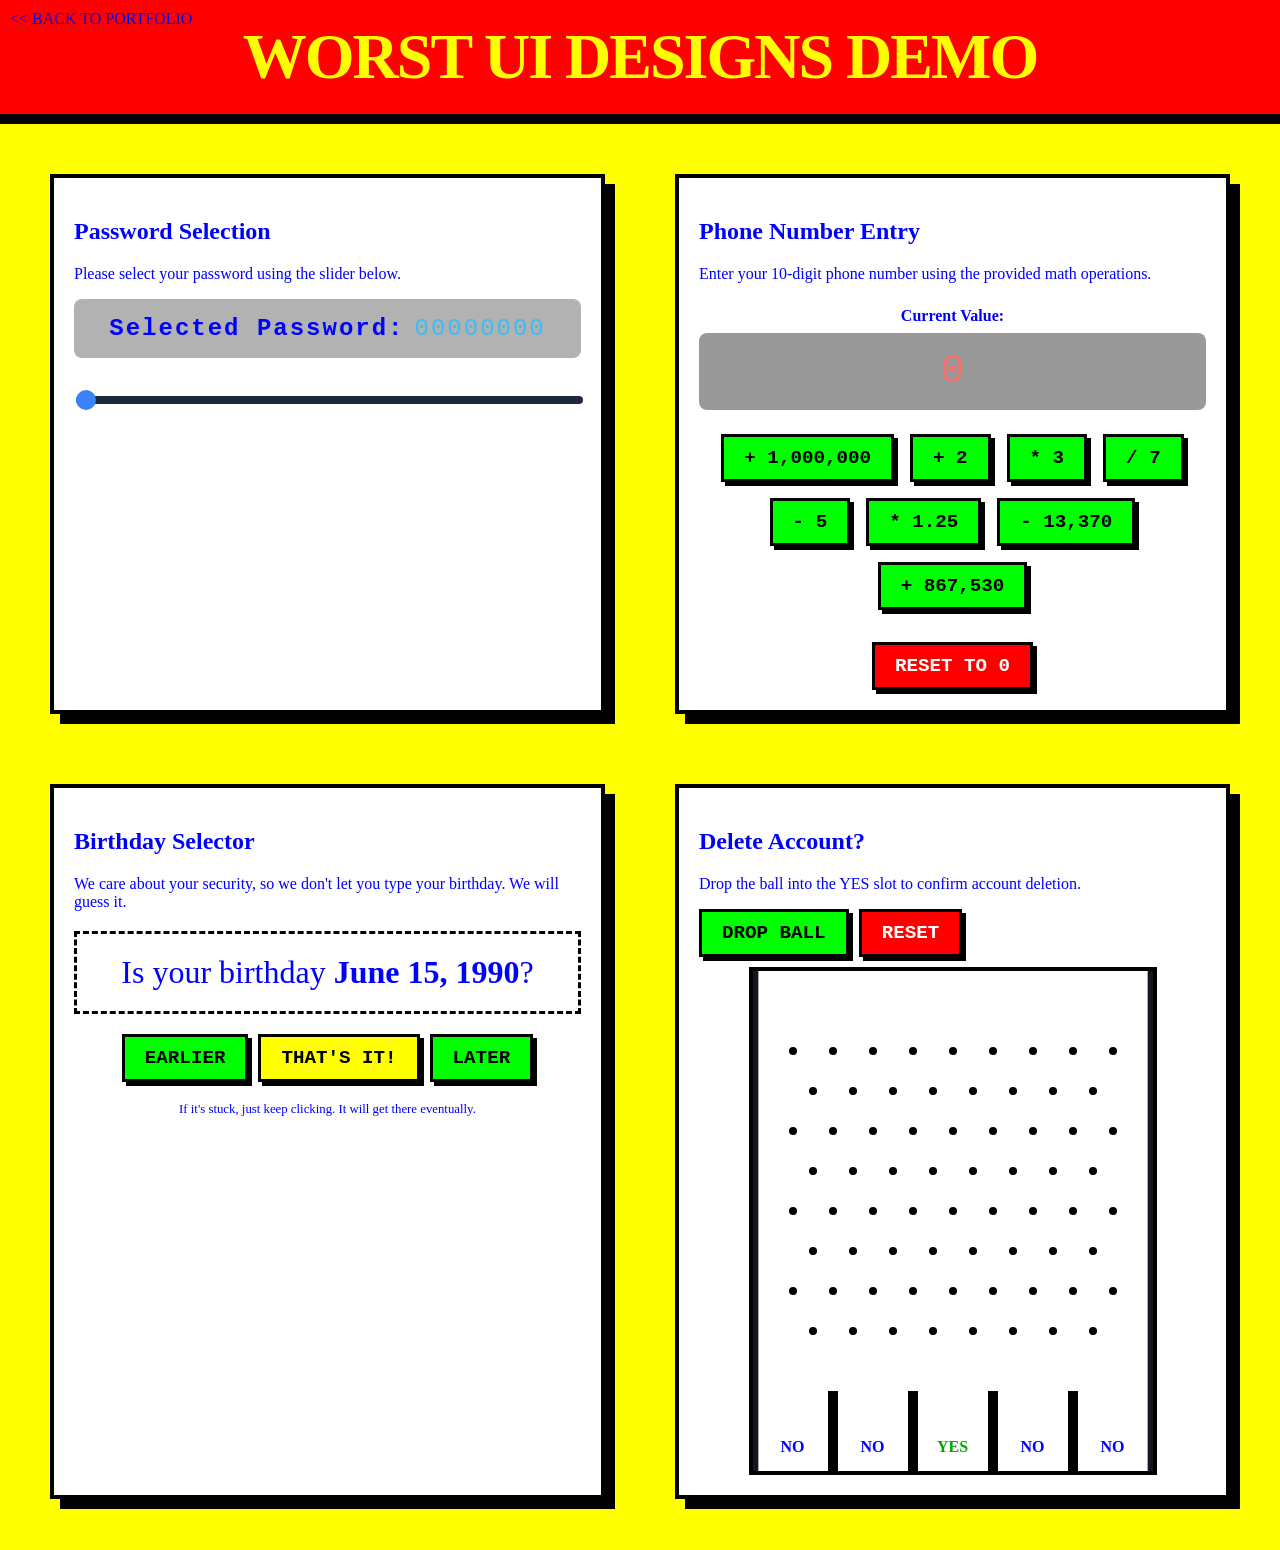
<file: worst_ui/index.html>
<!doctype html>
<html lang="en">
  <head>
    <meta charset="UTF-8" />
    <link rel="icon" type="image/svg+xml" href="/worst_ui/favicon.svg" />
    <meta name="viewport" content="width=device-width, initial-scale=1.0" />
    <title>worst_ui</title>
    <script type="module" crossorigin src="/worst_ui/assets/index-DhgHUq2n.js"></script>
    <link rel="stylesheet" crossorigin href="/worst_ui/assets/index-CH7VZOMa.css">
  </head>
  <body>
    <div id="root"></div>
  </body>
</html>
</file>
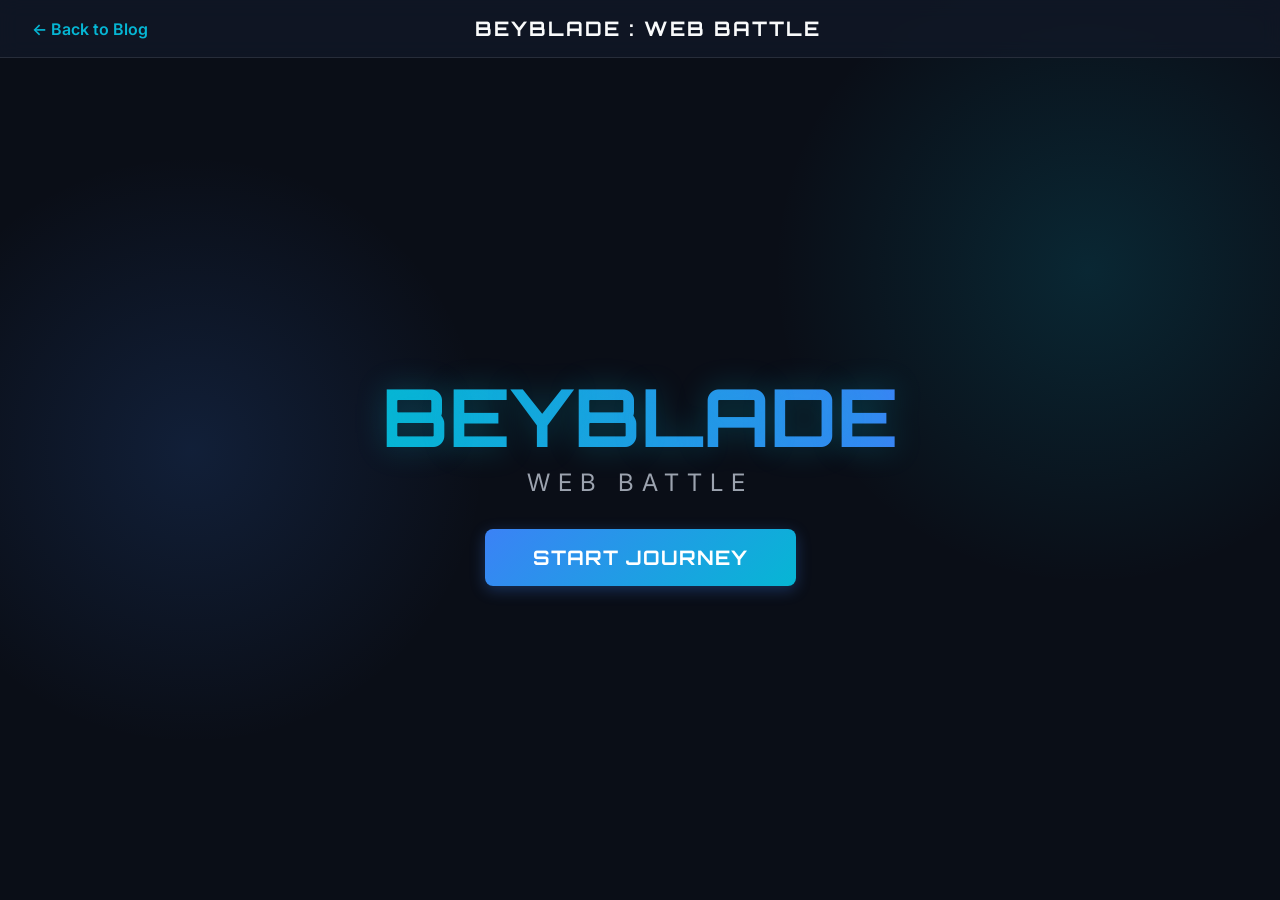
<file: beyblade.html>
<!doctype html>
<html lang="en">
  <head>
    <meta charset="UTF-8" />
    <meta name="viewport" content="width=device-width, initial-scale=1.0" />
    <title>Beyblade: Web Battle</title>
    <link rel="preconnect" href="https://fonts.googleapis.com">
    <link rel="preconnect" href="https://fonts.gstatic.com" crossorigin>
    <link href="https://fonts.googleapis.com/css2?family=Orbitron:wght@400;700;900&family=Inter:wght@400;600&display=swap" rel="stylesheet">
    <link rel="stylesheet" href="beyblade_v4.css">
  </head>
  <body>
    <!-- Top Navigation -->
    <nav class="top-nav">
      <a href="index.html" class="back-link">&larr; Back to Blog</a>
      <div class="brand-font" style="font-size: 1.25rem; font-weight: bold; letter-spacing: 2px;">BEYBLADE : WEB BATTLE</div>
      <div style="width: 100px;"></div>
    </nav>

    <div id="app">
      <!-- MAIN MENU -->
      <section id="main-menu" class="screen active">
        <div class="text-center">
          <h1 class="hero-title">BEYBLADE</h1>
          <div class="hero-subtitle">Web Battle</div>
          <button id="btn-start" class="btn btn-primary mt-4" style="font-size: 1.25rem; padding: 1rem 3rem;">Start Journey</button>
        </div>
      </section>

      <!-- GARAGE SCREEN -->
      <section id="garage-screen" class="screen">
        <header class="garage-header">
          <h2 class="brand-font" style="font-size: 2rem;">The Garage</h2>
          <button id="btn-garage-back" class="btn btn-secondary">Main Menu</button>
        </header>
        <div class="garage-layout">
          <!-- Stats Panel -->
          <div class="stats-card">
            <h3>Current Stats</h3>
            <div class="stat-item">
              <div class="stat-header"><span>Attack</span><span id="val-attack">0</span></div>
              <div class="stat-bar-bg"><div class="stat-bar-fill" id="stat-attack"></div></div>
            </div>
            <div class="stat-item">
              <div class="stat-header"><span>Defense</span><span id="val-defense">0</span></div>
              <div class="stat-bar-bg"><div class="stat-bar-fill" id="stat-defense"></div></div>
            </div>
            <div class="stat-item">
              <div class="stat-header"><span>Stamina</span><span id="val-stamina">0</span></div>
              <div class="stat-bar-bg"><div class="stat-bar-fill" id="stat-stamina"></div></div>
            </div>
            <div class="stat-item">
              <div class="stat-header"><span>Weight</span><span id="val-weight">0</span></div>
              <div class="stat-bar-bg"><div class="stat-bar-fill" id="stat-weight"></div></div>
            </div>
            <div class="stat-item">
              <div class="stat-header"><span>Speed</span><span id="val-speed">0</span></div>
              <div class="stat-bar-bg"><div class="stat-bar-fill" id="stat-speed"></div></div>
            </div>
            <button id="btn-to-levels" class="btn btn-primary mt-4 w-100">Select Opponent &rarr;</button>
          </div>
          
          <!-- Parts Selection -->
          <div class="parts-container">
            <div class="part-category">
              <h3>Attack Ring (Top)</h3>
              <div class="part-list" id="list-top"></div>
            </div>
            <div class="part-category">
              <h3>Weight Disk (Middle)</h3>
              <div class="part-list" id="list-middle"></div>
            </div>
            <div class="part-category">
              <h3>Performance Tip (Bottom)</h3>
              <div class="part-list" id="list-bottom"></div>
            </div>
          </div>
        </div>
      </section>

      <!-- LEVEL SELECT SCREEN -->
      <section id="level-select-screen" class="screen">
        <header class="garage-header">
          <h2 class="brand-font" style="font-size: 2rem;">Select Opponent</h2>
          <button id="btn-levels-back" class="btn btn-secondary">Back to Garage</button>
        </header>
        <div id="level-list" class="level-grid"></div>
      </section>

      <!-- BATTLE SCREEN -->
      <section id="battle-screen" class="screen">
        <div class="battle-header">
          <div class="fighter-hud">
            <div class="fighter-name" style="color: var(--accent-blue);">Player</div>
            <div class="hud-stamina-bg"><div id="player-stamina" class="hud-stamina-fill"></div></div>
          </div>
          <div class="brand-font" style="font-size: 2rem; color: rgba(255,255,255,0.2);">VS</div>
          <div class="fighter-hud right">
            <div class="fighter-name" id="enemy-name" style="color: var(--accent-red);">Opponent</div>
            <div class="hud-stamina-bg"><div id="enemy-stamina" class="hud-stamina-fill"></div></div>
          </div>
        </div>
        
        <canvas id="battle-canvas"></canvas>

        <!-- LAUNCH MECHANIC OVERLAY -->
        <div id="launch-overlay" class="overlay">
          <div class="launch-box">
            <h2>Prepare to Launch!</h2>
            <p>Hit Spacebar in the Green Zone for MAX POWER!</p>
            <div id="launch-bar-wrapper" class="launch-bar-container">
              <div class="launch-zone-good"></div>
              <div class="launch-zone-perfect"></div>
              <div id="launch-cursor" class="launch-cursor"></div>
            </div>
            <div id="launch-status" class="launch-feedback">READY...</div>
          </div>
        </div>

        <!-- RESULT OVERLAY -->
        <div id="result-overlay" class="overlay hidden">
          <div class="result-box" id="result-box-el">
            <h2 id="battle-result-title" class="brand-font">Victory!</h2>
            <p id="battle-result-desc" style="color: var(--text-muted); font-size: 1.25rem;">You knocked them out!</p>
            <button id="btn-battle-leave" class="btn btn-primary mt-4">Continue</button>
          </div>
        </div>
      </section>
    </div>
    <script src="beyblade_v4.js"></script>
  </body>
</html>
</file>
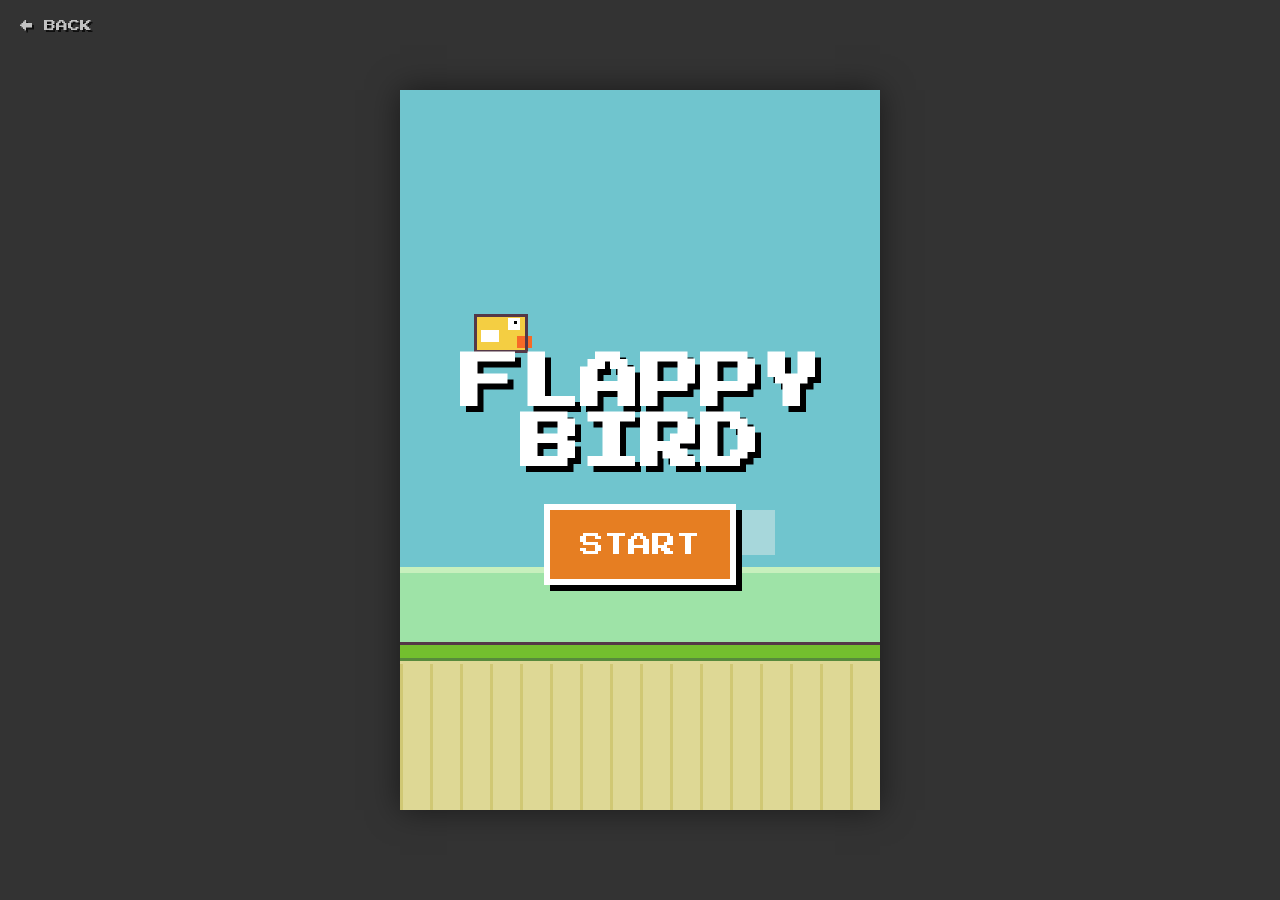
<file: flappybird.html>
<!DOCTYPE html>
<html lang="en">

<head>
    <meta charset="UTF-8">
    <meta name="viewport" content="width=device-width, initial-scale=1.0">
    <title>Flappy Bird Replica</title>
    <style>
        @import url('https://fonts.googleapis.com/css2?family=Press+Start+2P&display=swap');

        body {
            margin: 0;
            padding: 0;
            background-color: #333;
            display: flex;
            justify-content: center;
            align-items: center;
            height: 100vh;
            font-family: 'Press Start 2P', cursive;
            overflow: hidden;
        }

        #game-container {
            position: relative;
            box-shadow: 0 0 20px rgba(0, 0, 0, 0.5);
        }

        canvas {
            display: block;
            image-rendering: pixelated;
            /* Essential for pixel art look */
            background-color: #70c5ce;
            /* Sky color */
        }

        #ui-layer {
            position: absolute;
            top: 0;
            left: 0;
            width: 100%;
            height: 100%;
            pointer-events: none;
            display: flex;
            flex-direction: column;
            justify-content: center;
            align-items: center;
            text-align: center;
        }

        .hidden {
            display: none !important;
        }

        h1 {
            color: #fff;
            text-shadow: 4px 4px 0 #000;
            font-size: 40px;
            margin-bottom: 20px;
        }

        button {
            pointer-events: auto;
            background: #e67e22;
            border: 4px solid #fff;
            color: #fff;
            font-family: 'Press Start 2P', cursive;
            font-size: 16px;
            padding: 15px 20px;
            cursor: pointer;
            text-transform: uppercase;
            box-shadow: 4px 4px 0 #000;
        }

        button:active {
            transform: translate(2px, 2px);
            box-shadow: 2px 2px 0 #000;
        }

        #score-display {
            position: absolute;
            top: 50px;
            width: 100%;
            text-align: center;
            font-size: 48px;
            color: #fff;
            text-shadow: 4px 4px 0 #000;
            z-index: 10;
        }

        .back-link {
            position: fixed;
            top: 20px;
            left: 20px;
            color: white;
            text-decoration: none;
            font-size: 12px;
            z-index: 100;
            opacity: 0.7;
            text-shadow: 2px 2px 0 #000;
        }

        .back-link:hover {
            opacity: 1;
        }

        /* Mobile/Desktop Scaling */
        @media (min-height: 800px) {
            #game-container {
                transform: scale(1.5);
                transform-origin: center;
            }
        }
    </style>
</head>

<body>
    <a href="index.html" class="back-link">← BACK</a>
    <div id="game-container">
        <canvas id="gameCanvas" width="320" height="480"></canvas>
        <div id="score-display">0</div>

        <div id="ui-layer">
            <div id="start-screen">
                <h1>FLAPPY<br>BIRD</h1>
                <button id="start-btn">START</button>
            </div>
            <div id="game-over-screen" class="hidden">
                <h1>GAME<br>OVER</h1>
                <div
                    style="background: #e0d6a6; border: 4px solid #000; padding: 20px; margin-bottom: 20px; color: #e67e22; text-shadow: 2px 2px 0 #000;">
                    <p>SCORE</p>
                    <p id="final-score" style="color: #fff; text-shadow: 2px 2px 0 #000; font-size: 24px;">0</p>
                    <br>
                    <p>BEST</p>
                    <p id="best-score" style="color: #fff; text-shadow: 2px 2px 0 #000; font-size: 24px;">0</p>
                </div>
                <button id="restart-btn">RESTART</button>
            </div>
        </div>
    </div>

    <script>
        const canvas = document.getElementById('gameCanvas');
        const ctx = canvas.getContext('2d');

        // Game Constants
        const GRAVITY = 0.25;
        const JUMP = -4.6;
        const PIPE_SPEED = 2; // Pixel movement per frame
        const PIPE_SPAWN_RATE = 100; // Frames between pipes
        const PIPE_GAP = 100;

        // Game State
        let frames = 0;
        let score = 0;
        let highScore = localStorage.getItem('flappyHighScore') || 0;
        let gameState = 'START'; // START, PLAYING, GAMEOVER
        let lastTime = 0;
        const FPS = 60;
        const INTERVAL = 1000 / FPS;
        let timer = 0;

        // Elements
        const scoreDisplay = document.getElementById('score-display');
        const startScreen = document.getElementById('start-screen');
        const gameOverScreen = document.getElementById('game-over-screen');
        const finalScoreEl = document.getElementById('final-score');
        const bestScoreEl = document.getElementById('best-score');
        const startBtn = document.getElementById('start-btn');
        const restartBtn = document.getElementById('restart-btn');

        // Assets (Drawing functions for pixel art)

        const bird = {
            x: 50,
            y: 150,
            w: 34,
            h: 24,
            velocity: 0,
            radius: 12, // simplified collision
            frame: 0,

            draw: function () {
                // Pixel Art Bird (Yellow body, white eye, orange beak/wing)
                ctx.fillStyle = '#f4ce42'; // Yellow
                ctx.fillRect(this.x, this.y, 34, 24);

                // Eye
                ctx.fillStyle = '#ffffff';
                ctx.fillRect(this.x + 22, this.y + 2, 8, 8);
                ctx.fillStyle = '#000000'; // Pupil
                ctx.fillRect(this.x + 26, this.y + 4, 2, 2);

                // Beak
                ctx.fillStyle = '#f76a26';
                ctx.fillRect(this.x + 28, this.y + 14, 10, 8);

                // Wing (Flapping animation)
                ctx.fillStyle = '#ffffff';
                let wingY = this.y + 14;
                if (frames % 10 < 5) wingY -= 4; // Flap up
                ctx.fillRect(this.x + 4, wingY, 12, 8);

                // Outline (Simulated)
                ctx.lineWidth = 2;
                ctx.strokeStyle = '#543847';
                ctx.strokeRect(this.x, this.y, 34, 24);

                // Rotation based on velocity
                // Note: Canvas rotation is complex with pixel art without blurring, keeping it simple for now or adding later if requested.
            },

            update: function () {
                // Gravity
                this.velocity += GRAVITY;
                this.y += this.velocity;

                // Floor collision
                if (this.y + this.h >= canvas.height - fg.h) {
                    this.y = canvas.height - fg.h - this.h;
                    gameOver();
                }

                // Ceiling collision
                if (this.y < 0) {
                    this.y = 0;
                    this.velocity = 0;
                }
            },

            flap: function () {
                this.velocity = JUMP;
            }
        };

        const bg = {
            draw: function () {
                ctx.fillStyle = '#70c5ce';
                ctx.fillRect(0, 0, canvas.width, canvas.height);

                // Distant clouds
                ctx.fillStyle = '#a7d7db';
                ctx.fillRect(40, canvas.height - 150, 60, 30);
                ctx.fillRect(180, canvas.height - 200, 70, 30);

                // Cityscape (simple pixels)
                ctx.fillStyle = '#9ee3a7'; // Light green bushes/hills
                ctx.fillRect(0, canvas.height - fg.h - 50, canvas.width, 50);

                // Highlight on hills
                ctx.fillStyle = '#c7f0bd';
                ctx.fillRect(0, canvas.height - fg.h - 50, canvas.width, 4);
            }
        };

        const fg = {
            h: 112,
            x: 0,
            draw: function () {
                // Ground pattern
                ctx.fillStyle = '#ded895'; // Dirt color
                ctx.fillRect(0, canvas.height - this.h, canvas.width, this.h);

                // Grass top
                ctx.fillStyle = '#73bf2e'; // Green grass
                ctx.fillRect(0, canvas.height - this.h, canvas.width, 12);
                ctx.strokeStyle = '#578a3c';
                ctx.beginPath();
                ctx.moveTo(0, canvas.height - this.h + 12);
                ctx.lineTo(canvas.width, canvas.height - this.h + 12);
                ctx.stroke();

                // Scrolling effect pattern
                if (gameState === 'PLAYING') {
                    this.x = (this.x - PIPE_SPEED) % 20;
                }

                // Draw diagonal stripes for movement illusion
                ctx.fillStyle = '#d0c874';
                for (let i = this.x; i < canvas.width; i += 20) {
                    ctx.fillRect(i, canvas.height - this.h + 15, 2, this.h - 15);
                }

                // Top border
                ctx.fillStyle = '#543847';
                ctx.fillRect(0, canvas.height - this.h, canvas.width, 2);
            }
        };

        const pipes = {
            items: [],

            draw: function () {
                for (let i = 0; i < this.items.length; i++) {
                    let p = this.items[i];

                    // Pipe Color
                    ctx.fillStyle = '#73bf2e';

                    // Top Pipe
                    ctx.fillRect(p.x, 0, p.w, p.top);
                    // Top Pipe Cap
                    ctx.fillRect(p.x - 2, p.top - 20, p.w + 4, 20);

                    // Bottom Pipe
                    ctx.fillRect(p.x, canvas.height - fg.h - p.bottom, p.w, p.bottom);
                    // Bottom Pipe Cap
                    ctx.fillRect(p.x - 2, canvas.height - fg.h - p.bottom, p.w + 4, 20);

                    // Pipe Outlines/Highlights
                    ctx.fillStyle = '#55a049'; // darker shade
                    ctx.fillRect(p.x + p.w - 4, 0, 4, p.top); // shadow right
                    ctx.fillRect(p.x + p.w - 4, canvas.height - fg.h - p.bottom, 4, p.bottom); // shadow right

                    ctx.fillStyle = '#9ce659'; // lighter shade
                    ctx.fillRect(p.x, 0, 4, p.top); // highlight left
                    ctx.fillRect(p.x, canvas.height - fg.h - p.bottom, 4, p.bottom); // highlight left

                    // Borders
                    ctx.strokeStyle = '#543847';
                    ctx.lineWidth = 2;
                    ctx.strokeRect(p.x, -2, p.w, p.top + 2); // Top
                    ctx.strokeRect(p.x, canvas.height - fg.h - p.bottom, p.w, p.bottom); // Bottom

                    // Cap Borders
                    ctx.strokeRect(p.x - 2, p.top - 20, p.w + 4, 20);
                    ctx.strokeRect(p.x - 2, canvas.height - fg.h - p.bottom, p.w + 4, 20);
                }
            },

            update: function () {
                // Add new pipe
                if (frames % PIPE_SPAWN_RATE === 0) {
                    // Calculate random height
                    // Available height for pipes space
                    // Max height = canvas.height - fg.h - PIPE_GAP
                    // We want some buffer from top and bottom
                    let maxPos = canvas.height - fg.h - PIPE_GAP - 20;
                    let minPos = 20;
                    let topHeight = Math.floor(Math.random() * (maxPos - minPos + 1)) + minPos;

                    this.items.push({
                        x: canvas.width,
                        w: 52,
                        top: topHeight,
                        bottom: canvas.height - fg.h - PIPE_GAP - topHeight,
                        passed: false
                    });
                }

                // Move pipes
                for (let i = 0; i < this.items.length; i++) {
                    let p = this.items[i];
                    p.x -= PIPE_SPEED;

                    // Collision Detection
                    // Horizontal check
                    if (bird.x + bird.w > p.x && bird.x < p.x + p.w) {
                        // Vertical Check
                        // Hit top pipe OR hit bottom pipe
                        if (bird.y < p.top || bird.y + bird.h > canvas.height - fg.h - p.bottom) {
                            gameOver();
                        }
                    }

                    // Score Update
                    if (p.x + p.w < bird.x && !p.passed) {
                        score++;
                        scoreDisplay.innerText = score;
                        p.passed = true;
                    }

                    // Remove off-screen pipes
                    if (p.x + p.w < 0) {
                        this.items.shift();
                        i--;
                    }
                }
            },

            reset: function () {
                this.items = [];
            }
        };

        // Game Control Functions
        function init() {
            bird.y = 150;
            bird.velocity = 0;
            frames = 0;
            score = 0;
            scoreDisplay.innerText = score;
            pipes.reset();
            gameState = 'START';

            startScreen.classList.remove('hidden');
            gameOverScreen.classList.add('hidden');
            scoreDisplay.classList.add('hidden');

            requestAnimationFrame(loop); // Start rendering
        }

        function startGame() {
            if (gameState === 'PLAYING') return;
            gameState = 'PLAYING';
            startScreen.classList.add('hidden');
            scoreDisplay.classList.remove('hidden');
            bird.flap();
        }

        function gameOver() {
            gameState = 'GAMEOVER';

            // Check high score
            if (score > highScore) {
                highScore = score;
                localStorage.setItem('flappyHighScore', highScore);
            }

            finalScoreEl.innerText = score;
            bestScoreEl.innerText = highScore;

            gameOverScreen.classList.remove('hidden');
        }

        function loop(timestamp) {
            // Delta time calculation for consistent FPS
            if (!lastTime) lastTime = timestamp;
            const deltaTime = timestamp - lastTime;
            lastTime = timestamp;

            // Accumulate time
            timer += deltaTime;

            // Update logic only when enough time has passed (60FPS cap)
            if (timer >= INTERVAL) {
                // Update
                if (gameState === 'PLAYING') {
                    bird.update();
                    pipes.update();
                    frames++;
                }

                // Draw
                ctx.clearRect(0, 0, canvas.width, canvas.height);

                bg.draw();
                pipes.draw();
                fg.draw();
                bird.draw();

                // Reset timer (subtract interval to keep remainder)
                timer = timer % INTERVAL;
            }

            if (gameState !== 'GAMEOVER') {
                requestAnimationFrame(loop);
            }
        }

        // Input Handling
        window.addEventListener('keydown', function (e) {
            if (e.code === 'Space') {
                if (gameState === 'PLAYING') {
                    bird.flap();
                } else if (gameState === 'START') {
                    startGame();
                } else if (gameState === 'GAMEOVER') {
                    // Optional: restart on space if game over
                    init();
                    startGame();
                }
            }
        });

        canvas.addEventListener('mousedown', function (e) {
            if (gameState === 'PLAYING') {
                bird.flap();
            } else if (gameState === 'START') {
                startGame();
            }
        });

        startBtn.addEventListener('click', startGame);
        restartBtn.addEventListener('click', function () {
            init();
            startGame();
        });

        // Initialize on load
        init();

    </script>
</body>

</html>
</file>
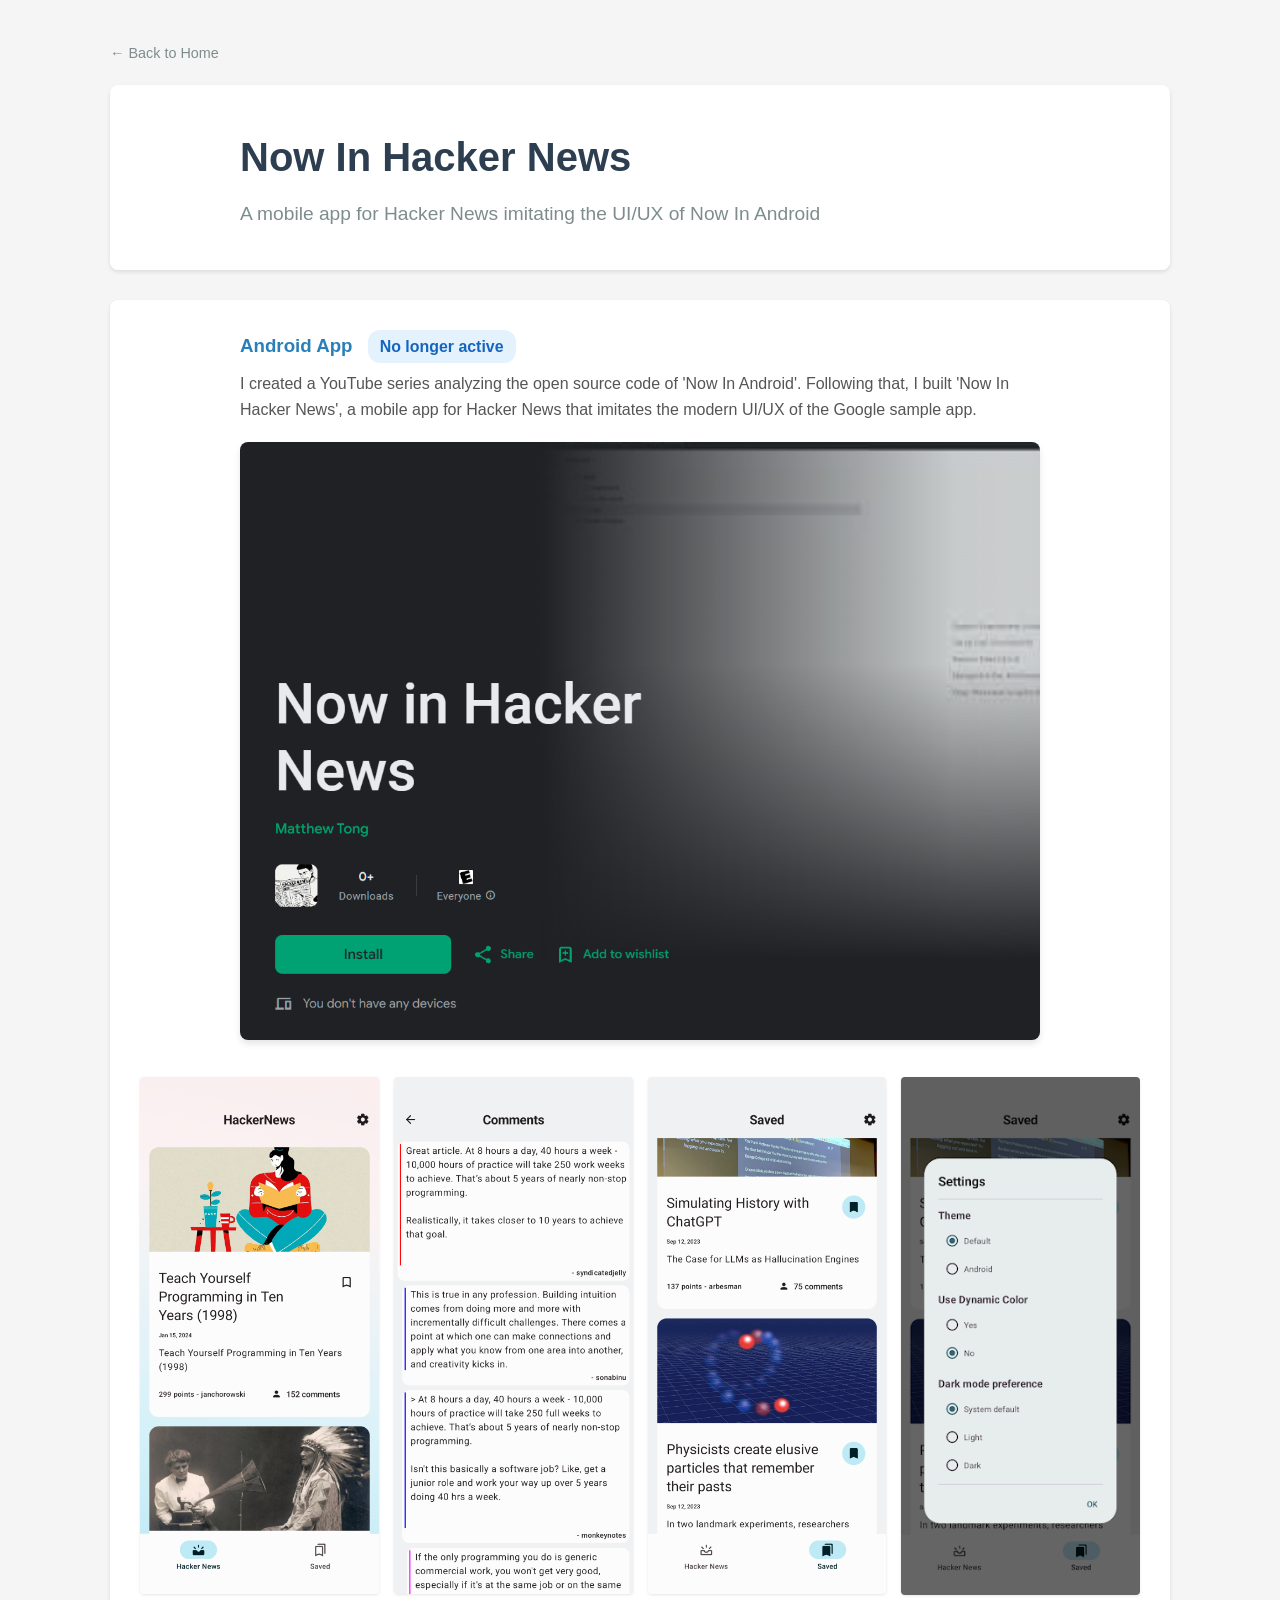
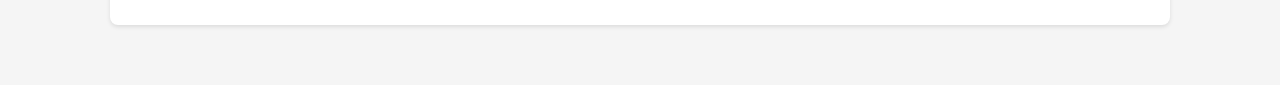
<file: hackernews.html>
<!DOCTYPE html>
<html lang="en">

<head>
    <meta charset="UTF-8">
    <meta name="viewport" content="width=device-width, initial-scale=1.0">
    <title>Hacker News Projects</title>
    <style>
        * {
            margin: 0;
            padding: 0;
            box-sizing: border-box;
        }

        body {
            font-family: -apple-system, BlinkMacSystemFont, 'Segoe UI', Roboto, Oxygen, Ubuntu, Cantarell, sans-serif;
            line-height: 1.6;
            color: #333;
            background: #f5f5f5;
        }

        .container {
            max-width: 1100px;
            margin: 0 auto;
            padding: 40px 20px;
        }

        header {
            background: white;
            padding: 40px;
            border-radius: 8px;
            box-shadow: 0 2px 4px rgba(0, 0, 0, 0.1);
            margin-bottom: 30px;
        }

        h1 {
            font-size: 2.5em;
            margin-bottom: 10px;
            color: #2c3e50;
        }

        .subtitle {
            font-size: 1.2em;
            color: #7f8c8d;
        }

        /* Constrain width of text and feature content */
        header>*,
        .section h2,
        .project h3,
        .project p,
        .feature-image,
        .project>a,
        .back-link {
            max-width: 800px;
            margin-left: auto;
            margin-right: auto;
            display: block;
        }

        /* Ensure left alignment for text inside the centered block if needed, 
           inherit is usually fine but let's be safe */
        .project p,
        .project h3 {
            text-align: left;
        }

        .section {
            background: white;
            padding: 30px;
            border-radius: 8px;
            box-shadow: 0 2px 4px rgba(0, 0, 0, 0.1);
            margin-bottom: 20px;
        }

        .section h2 {
            color: #2c3e50;
            margin-bottom: 15px;
            border-bottom: 2px solid #3498db;
            padding-bottom: 10px;
        }

        .project {
            margin-bottom: 30px;
        }

        .project:last-child {
            margin-bottom: 0;
        }

        .project h3 {
            color: #2980b9;
            margin-bottom: 8px;
        }

        .project p {
            color: #555;
            margin-top: 8px;
            margin-bottom: 15px;
        }

        .project a {
            color: #3498db;
            text-decoration: none;
            font-weight: 600;
        }

        .project a:hover {
            text-decoration: underline;
        }

        .feature-image {
            margin: 20px auto;
            /* auto margin for centering */
            width: 100%;
        }

        .feature-image img {
            width: 100%;
            border-radius: 8px;
            box-shadow: 0 4px 6px rgba(0, 0, 0, 0.1);
            transition: transform 0.2s;
        }

        .feature-image img:hover {
            transform: scale(1.02);
        }

        .gallery {
            display: grid;
            grid-template-columns: repeat(4, 1fr);
            gap: 15px;
            margin-top: 30px;
        }

        .gallery img {
            width: 100%;
            border-radius: 4px;
            box-shadow: 0 1px 3px rgba(0, 0, 0, 0.1);
            transition: transform 0.2s;
        }

        .gallery img:hover {
            transform: scale(1.05);
            z-index: 1;
        }

        .back-link {
            display: inline-block;
            margin-bottom: 20px;
            color: #7f8c8d;
            text-decoration: none;
            font-size: 0.9em;
        }

        .back-link:hover {
            color: #2c3e50;
        }

        .status-tag {
            display: inline-block;
            padding: 4px 12px;
            border-radius: 12px;
            font-size: 0.85em;
            font-weight: 600;
            margin-left: 10px;
            background: #e3f2fd;
            color: #1565c0;
        }
    </style>
</head>

<body>
    <div class="container">
        <a href="index.html" class="back-link">&larr; Back to Home</a>

        <header>
            <h1>Now In Hacker News</h1>
            <p class="subtitle">A mobile app for Hacker News imitating the UI/UX of Now In Android</p>
        </header>



        <div class="section">

            <div class="project">
                <h3>
                    Android App
                    <span class="status-tag">No longer active</span>
                </h3>
                <p>
                    I created a YouTube series analyzing the open source code of 'Now In Android'. Following that,
                    I built 'Now In Hacker News', a mobile app for Hacker News that imitates the modern UI/UX
                    of the Google sample app.
                </p>

                <div class="feature-image">
                    <img src="images/hackernews (2).png" alt="App Feature Graphic">
                </div>

                <div class="gallery">
                    <img src="images/homepage.webp" alt="App Homepage">
                    <img src="images/comments.webp" alt="Comments View">
                    <img src="images/saved.webp" alt="Saved Stories">
                    <img src="images/settings.webp" alt="Settings Screen">
                </div>
            </div>
        </div>

    </div>
</body>

</html>
</file>
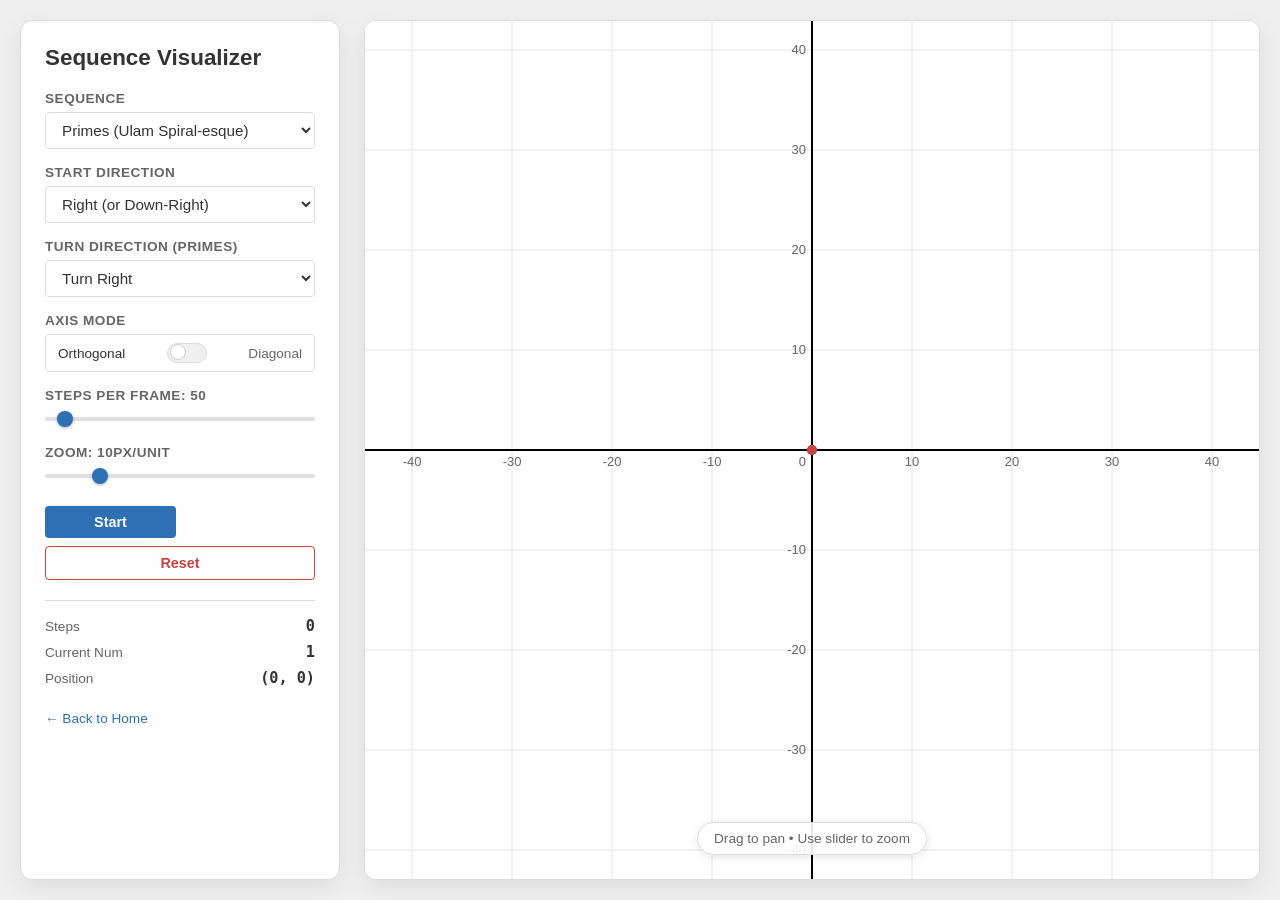
<file: sequence.html>
<!DOCTYPE html>
<html lang="en">
<head>
    <meta charset="UTF-8">
    <meta name="viewport" content="width=device-width, initial-scale=1.0">
    <title>Sequence Grid Visualizer</title>
    <link rel="stylesheet" href="sequence.css">
    <link href="https://fonts.googleapis.com/css2?family=Inter:wght@400;500;600;700&display=swap" rel="stylesheet">
</head>
<body>
    <div class="app-container">
        <div class="control-panel">
            <h1>Sequence Visualizer</h1>
            
            <div class="control-group">
                <label for="sequenceType">Sequence</label>
                <select id="sequenceType" class="premium-input">
                    <option value="primes">Primes (Ulam Spiral-esque)</option>
                    <option value="random">Random Walk</option>
                </select>
            </div>

            <div class="control-group">
                <label for="startDirection">Start Direction</label>
                <select id="startDirection" class="premium-input">
                    <option value="0">Right (or Down-Right)</option>
                    <option value="1">Down (or Down-Left)</option>
                    <option value="2">Left (or Up-Left)</option>
                    <option value="3">Up (or Up-Right)</option>
                </select>
            </div>

            <div class="control-group" id="turnDirectionGroup">
                <label for="turnDirection">Turn Direction (Primes)</label>
                <select id="turnDirection" class="premium-input">
                    <option value="right">Turn Right</option>
                    <option value="left">Turn Left</option>
                </select>
            </div>
            
            <div class="control-group">
                <label>Axis Mode</label>
                <div class="toggle-container">
                    <span class="toggle-label" id="label-orthogonal">Orthogonal</span>
                    <label class="switch">
                        <input type="checkbox" id="axisMode">
                        <span class="slider round"></span>
                    </label>
                    <span class="toggle-label" id="label-diagonal">Diagonal</span>
                </div>
            </div>

            <div class="control-group">
                <label for="speedControl">Steps per Frame: <span id="speedValue">50</span></label>
                <input type="range" id="speedControl" min="1" max="1000" value="50" class="premium-slider">
            </div>

            <div class="control-group">
                <label for="zoomControl">Zoom: <span id="zoomValue">10</span>px/unit</label>
                <input type="range" id="zoomControl" min="1" max="50" value="10" class="premium-slider">
            </div>

            <div class="button-group">
                <button id="startBtn" class="btn primary">Start</button>
                <button id="pauseBtn" class="btn secondary">Pause</button>
                <button id="resetBtn" class="btn danger">Reset</button>
            </div>
            
            <div class="stats-panel">
                <div class="stat-item">
                    <span class="stat-label">Steps</span>
                    <span class="stat-value" id="stepCount">0</span>
                </div>
                <div class="stat-item">
                    <span class="stat-label">Current Num</span>
                    <span class="stat-value" id="currentNum">0</span>
                </div>
                <div class="stat-item">
                    <span class="stat-label">Position</span>
                    <span class="stat-value" id="currentPos">(0, 0)</span>
                </div>
            </div>
            
            <a href="index.html" class="back-link">← Back to Home</a>
        </div>
        
        <div class="canvas-container">
            <canvas id="gridCanvas"></canvas>
            <div class="instruction-overlay">
                <p>Drag to pan • Use slider to zoom</p>
            </div>
        </div>
    </div>
    
    <script src="sequence.js"></script>
</body>
</html>
</file>
<file: odyssey_hex/style.css>
:root {
    --color-bg: #0b1a26;
    --color-ocean: #0f2c44;
    --color-hex: #153959;
    --color-hex-hover: #1f507a;
    --color-text: #f0ebd8;
    --color-accent: #d4af37; 
    --color-island: #4a6c40;
    --color-bigisland: #35522c;
    --color-cliff: #6b6b6b;
    --color-danger: #c0392b;
    --color-monster: #5b2c6f;
    --color-whirlpool: #1abc9c;
    --color-goal: #f39c12;
    --color-ship: #e67e22;
    --stone-bg: rgba(20, 30, 40, 0.85);
    --stone-border: #d4af37;
}

* {
    margin: 0;
    padding: 0;
    box-sizing: border-box;
}

body {
    background-color: var(--color-bg);
    color: var(--color-text);
    font-family: 'Cinzel', serif;
    overflow: hidden;
    display: flex;
    justify-content: center;
    align-items: center;
    height: 100vh;
    user-select: none;
}

#game-container {
    position: relative;
    width: 100vw;
    height: 100vh;
    display: flex;
    justify-content: center;
    align-items: center;
}

#back-btn {
    position: absolute;
    top: 2rem;
    left: 50%;
    transform: translateX(-50%);
    z-index: 10;
    color: var(--color-accent);
    text-decoration: none;
    font-weight: 700;
    letter-spacing: 2px;
    background: var(--stone-bg);
    border: 2px solid var(--stone-border);
    padding: 0.8rem 1.5rem;
    box-shadow: 0 4px 8px rgba(0, 0, 0, 0.5);
    transition: all 0.3s ease;
}

#back-btn:hover {
    background: var(--color-accent);
    color: var(--color-bg);
}

canvas {
    display: block;
    cursor: grab;
}

canvas:active {
    cursor: grabbing;
}

#hud {
    position: absolute;
    top: 0;
    left: 0;
    width: 100%;
    height: 100%;
    pointer-events: none;
    display: flex;
    flex-direction: column;
    justify-content: space-between;
    padding: 2rem;
    z-index: 2;
}

.hud-top {
    display: flex;
    justify-content: space-between;
    align-items: flex-start;
}

.stat-box {
    background: var(--stone-bg);
    border: 2px solid var(--stone-border);
    padding: 1.5rem;
    display: flex;
    flex-direction: column;
    align-items: center;
    box-shadow: 0 8px 16px rgba(0, 0, 0, 0.6);
}

.label {
    font-size: 0.9rem;
    font-weight: 700;
    letter-spacing: 3px;
    color: var(--color-accent);
    margin-bottom: 0.5rem;
    text-transform: uppercase;
}

.value {
    font-size: 2.5rem;
    font-weight: 900;
    color: var(--color-text);
    text-shadow: 2px 2px 4px rgba(0, 0, 0, 0.8);
}

#compass-container {
    width: 60px;
    height: 60px;
    border-radius: 50%;
    border: 3px solid var(--color-accent);
    position: relative;
    display: flex;
    justify-content: center;
    align-items: center;
    box-shadow: inset 0 0 10px rgba(0, 0, 0, 0.5), 0 0 15px rgba(212, 175, 55, 0.2);
    background: rgba(11, 26, 38, 0.9);
}

#compass-arrow {
    width: 0;
    height: 0;
    border-left: 10px solid transparent;
    border-right: 10px solid transparent;
    border-bottom: 30px solid var(--color-accent);
    position: absolute;
    transform-origin: 50% 70%;
    transition: transform 0.5s cubic-bezier(0.34, 1.56, 0.64, 1);
    filter: drop-shadow(0 2px 4px rgba(0, 0, 0, 0.5));
}

.hud-bottom {
    display: flex;
    gap: 1.5rem;
    justify-content: center;
}

.bar-container {
    background: var(--stone-bg);
    border: 2px solid var(--stone-border);
    padding: 1rem 1.5rem;
    width: 280px;
    box-shadow: 0 8px 16px rgba(0, 0, 0, 0.6);
}

.bar-header {
    display: flex;
    justify-content: space-between;
    font-size: 0.9rem;
    font-weight: 700;
    letter-spacing: 2px;
    margin-bottom: 0.5rem;
    color: var(--color-accent);
}

.bar-bg {
    width: 100%;
    height: 12px;
    background: rgba(0, 0, 0, 0.5);
    border: 1px solid rgba(212, 175, 55, 0.3);
    overflow: hidden;
}

.bar-fill {
    height: 100%;
    transition: width 0.3s ease, background-color 0.3s ease;
}

.stamina { background-color: #f1c40f; }
.health { background-color: #e74c3c; }
.crew { background-color: #d35400; }

#legend {
    position: absolute;
    right: 2rem;
    top: 50%;
    transform: translateY(-50%);
    background: var(--stone-bg);
    border: 2px solid var(--stone-border);
    padding: 1.5rem;
    box-shadow: 0 8px 16px rgba(0, 0, 0, 0.6);
    z-index: 3;
}

#legend h3 {
    font-size: 1.2rem;
    letter-spacing: 3px;
    margin-bottom: 1rem;
    text-align: center;
    color: var(--color-accent);
    border-bottom: 1px solid var(--color-accent);
    padding-bottom: 0.5rem;
}

.legend-item {
    display: flex;
    align-items: center;
    margin-bottom: 0.8rem;
    font-size: 0.95rem;
    font-weight: 700;
    color: var(--color-text);
}

.legend-item:last-child {
    margin-bottom: 0;
}

.swatch {
    width: 20px;
    height: 20px;
    margin-right: 12px;
    border: 1px solid var(--stone-border);
}

.swatch-ocean { background-color: var(--color-hex); }
.swatch-ship { background-color: var(--color-ship); }
.swatch-goal { background-color: var(--color-goal); }
.swatch-island { background-color: var(--color-island); }
.swatch-bigisland { background-color: var(--color-bigisland); }
.swatch-cliff { background-color: var(--color-cliff); }
.swatch-whirlpool { background-color: var(--color-whirlpool); }
.swatch-monster { background-color: var(--color-monster); }

#overlay {
    position: absolute;
    top: 0;
    left: 0;
    width: 100%;
    height: 100%;
    background: rgba(11, 26, 38, 0.9);
    display: flex;
    justify-content: center;
    align-items: center;
    z-index: 10;
    pointer-events: auto;
    opacity: 1;
    transition: opacity 0.5s ease;
}

#overlay.hidden {
    opacity: 0;
    pointer-events: none;
}

#overlay-content {
    background: var(--stone-bg);
    border: 3px solid var(--stone-border);
    padding: 3rem;
    text-align: center;
    box-shadow: 0 20px 60px rgba(0, 0, 0, 0.8);
    transform: translateY(0);
    transition: transform 0.5s ease;
}

#overlay.hidden #overlay-content {
    transform: translateY(30px);
}

#overlay-title {
    font-size: 4rem;
    font-weight: 900;
    margin-bottom: 1rem;
    color: var(--color-accent);
    text-shadow: 3px 3px 6px rgba(0, 0, 0, 0.8);
    letter-spacing: 5px;
}

#overlay-desc {
    font-size: 1.2rem;
    color: var(--color-text);
    margin-bottom: 2.5rem;
    max-width: 400px;
    line-height: 1.6;
}

button {
    background: var(--color-bg);
    color: var(--color-accent);
    border: 2px solid var(--color-accent);
    padding: 1rem 2.5rem;
    font-size: 1.1rem;
    font-weight: 700;
    font-family: 'Cinzel', serif;
    cursor: pointer;
    letter-spacing: 3px;
    transition: all 0.3s ease;
}

button:hover {
    background: var(--color-accent);
    color: var(--color-bg);
}

#event-toast {
    position: absolute;
    top: 20%;
    left: 50%;
    transform: translate(-50%, -50%);
    background: var(--stone-bg);
    color: var(--color-text);
    padding: 1rem 2rem;
    font-weight: 700;
    letter-spacing: 2px;
    pointer-events: none;
    opacity: 1;
    transition: opacity 0.5s ease, transform 0.5s ease;
    border: 2px solid var(--stone-border);
    box-shadow: 0 10px 30px rgba(0, 0, 0, 0.7);
    z-index: 5;
}

#event-toast.hidden {
    opacity: 0;
    transform: translate(-50%, -30px);
}
</file>
<file: spiderman/style.css>
/**
 * Spider-Man: Brand New Day - Bespoke Retro Comic & Daily Bugle UI (v2.2 Overhaul)
 * Eliminates AI glassmorphic blur filters, neon glows, and pill borders in favor of
 * crisp hard-edge black borders (3px solid #000), solid offset block shadows (4px 4px 0px #000),
 * bold uppercase comic/newspaper typography, and tactile physical press buttons.
 */

:root {
  --comic-red: #E62433;
  --comic-blue: #0A53BE;
  --bugle-yellow: #FEE100;
  --comic-black: #000000;
  --comic-white: #FFFFFF;
  --bg-dark: #121318;
  --panel-border: 3px solid #000000;
  --block-shadow: 4px 4px 0px #000000;
  --block-shadow-sm: 2px 2px 0px #000000;
}

* {
  box-sizing: border-box;
  margin: 0;
  padding: 0;
  user-select: none;
  -webkit-user-drag: none;
}

body, html {
  width: 100%;
  height: 100%;
  overflow: hidden;
  background-color: var(--bg-dark);
  font-family: 'Courier New', Courier, monospace, system-ui, -apple-system;
  color: var(--comic-white);
}

#game-container {
  position: relative;
  width: 100vw;
  height: 100vh;
  overflow: hidden;
}

#game-canvas {
  display: block;
  width: 100%;
  height: 100%;
  background-color: var(--bg-dark);
}

/* ============================================================================
   COMIC PANEL HUD (TOP BAR)
   ============================================================================ */
.hud-layer {
  position: absolute;
  top: 0;
  left: 0;
  width: 100%;
  height: 100%;
  pointer-events: none;
  display: flex;
  flex-direction: column;
  justify-content: space-between;
  padding: 20px 24px;
  z-index: 10;
}

.hud-top {
  display: flex;
  justify-content: space-between;
  align-items: flex-start;
  width: 100%;
}

.hud-left, .hud-center, .hud-right {
  display: flex;
  align-items: center;
  gap: 16px;
  pointer-events: auto;
}

/* Hard-edge Comic Stat Boxes (Compact) */
.hud-stat-box {
  background-color: var(--comic-white);
  color: var(--comic-black);
  border: 2px solid #000000;
  box-shadow: 2px 2px 0px #000000;
  padding: 5px 10px;
  display: flex;
  flex-direction: column;
  min-width: 80px;
  position: relative;
}

.stat-label {
  font-size: 10px;
  font-weight: 900;
  letter-spacing: 1px;
  text-transform: uppercase;
  color: #333333;
  margin-bottom: 2px;
}

.stat-value-group {
  display: flex;
  align-items: baseline;
  gap: 4px;
}

.stat-value-group span:first-child {
  font-size: 18px;
  font-weight: 900;
  color: var(--comic-black);
  line-height: 1;
}

.stat-unit {
  font-size: 10px;
  font-weight: 800;
  color: #555555;
  text-transform: uppercase;
}

/* Daily Bugle Photo Stat Box */
.photo-stat-box {
  background-color: var(--bugle-yellow);
  color: var(--comic-black);
}

/* Combo Multiplier Box */
.combo-stat-box {
  background-color: var(--comic-red);
  color: var(--comic-white);
  border: 2px solid #000000;
  box-shadow: 2px 2px 0px #000000;
  padding: 5px 12px;
  min-width: 105px;
}

.combo-stat-box .stat-label {
  color: var(--bugle-yellow);
}

.combo-stat-box .stat-value-group span:first-child {
  color: var(--comic-white);
  font-size: 20px;
}

.combo-bar-track {
  width: 100%;
  height: 5px;
  background-color: #000000;
  margin-top: 4px;
  border: 1px solid #000000;
  overflow: hidden;
}

.combo-bar-fill {
  height: 100%;
  width: 100%;
  background-color: var(--bugle-yellow);
  transition: width 0.1s linear;
}

/* Linear Segmented Speedometer */
.speed-box, .max-speed-box {
  min-width: 95px;
}

.speed-indicator {
  width: 100%;
  height: 8px;
  background-color: #e0e0e0;
  border: 2px solid #000000;
  margin-top: 6px;
  overflow: hidden;
}

.speed-fill {
  height: 100%;
  width: 0%;
  background-color: var(--comic-red);
  transition: width 0.08s ease-out;
}

/* Tactile HUD Buttons */
.hud-controls {
  display: flex;
  gap: 10px;
}

.btn-icon {
  width: 42px;
  height: 42px;
  background-color: var(--bugle-yellow);
  border: var(--panel-border);
  box-shadow: var(--block-shadow);
  color: var(--comic-black);
  font-size: 18px;
  font-weight: 900;
  cursor: pointer;
  display: flex;
  align-items: center;
  justify-content: center;
  transition: transform 0.08s, box-shadow 0.08s;
}

.btn-icon:hover {
  background-color: #ffe833;
}

.btn-icon:active {
  transform: translate(2px, 2px);
  box-shadow: var(--block-shadow-sm);
}

/* ============================================================================
   DAILY BUGLE COMIC NEWSPAPER MODALS (TITLE, PAUSE & GAME OVER)
   ============================================================================ */
.modal-backdrop {
  position: absolute;
  top: 0;
  left: 0;
  width: 100%;
  height: 100%;
  background-color: rgba(0, 0, 0, 0.85);
  display: flex;
  align-items: center;
  justify-content: center;
  z-index: 100;
  opacity: 1;
  transition: opacity 0.2s ease;
}

.modal-backdrop.hidden {
  opacity: 0;
  pointer-events: none;
}

/* Daily Bugle Comic Card (.glass-modal repurposed as editorial card) */
.glass-modal {
  background-color: var(--comic-white);
  color: var(--comic-black);
  border: 3px solid #000000;
  box-shadow: 6px 6px 0px #000000;
  width: 90%;
  max-width: 440px;
  padding: 0;
  position: relative;
  overflow: hidden;
  display: flex;
  flex-direction: column;
}

.glass-modal.hidden {
  display: none !important;
}

/* Daily Bugle Masthead Header */
.modal-header {
  background-color: var(--comic-red);
  color: var(--comic-white);
  border-bottom: 3px solid #000000;
  padding: 14px 18px;
  text-align: center;
}

.badge-sub {
  background-color: var(--bugle-yellow);
  color: var(--comic-black);
  font-size: 10px;
  font-weight: 900;
  padding: 2px 8px;
  border: 2px solid #000000;
  letter-spacing: 1.5px;
  text-transform: uppercase;
  display: inline-block;
  margin-bottom: 6px;
}

.title-logo {
  font-size: 32px;
  font-weight: 900;
  letter-spacing: 1px;
  text-transform: uppercase;
  line-height: 1;
  text-shadow: 2px 2px 0px #000000;
}

.spidey-red {
  color: var(--comic-white);
}

.spidey-blue {
  color: var(--bugle-yellow);
}

.subtitle, .modal-subtitle {
  font-size: 11px;
  font-weight: 700;
  color: var(--bugle-yellow);
  margin-top: 6px;
  text-transform: uppercase;
  letter-spacing: 1px;
}

.modal-title {
  font-size: 26px;
  font-weight: 900;
  color: var(--comic-black);
  text-transform: uppercase;
  letter-spacing: 1px;
  text-align: center;
  margin: 18px 0 6px 0;
}

.modal-subtext {
  text-align: center;
  font-weight: 700;
  color: #555555;
  margin-bottom: 12px;
}

/* Modal Content & Body */
.modal-content, .modal-body {
  padding: 16px;
  display: flex;
  flex-direction: column;
  gap: 12px;
}

/* Game Mode Selection Cards */
.mode-selector {
  display: grid;
  grid-template-columns: 1fr 1fr;
  gap: 10px;
}

.mode-card {
  background-color: #f4f4f4;
  border: 2px solid #000000;
  box-shadow: 2px 2px 0px #000000;
  padding: 10px;
  cursor: pointer;
  transition: transform 0.08s, background-color 0.1s;
  text-align: left;
  display: flex;
  flex-direction: column;
  gap: 4px;
}

.mode-card.active {
  background-color: var(--bugle-yellow);
  border: 2px solid #000000;
}

.mode-card:hover {
  background-color: #eaeaea;
}

.mode-card.active:hover {
  background-color: #ffe833;
}

.mode-icon {
  font-size: 20px;
}

.mode-info h3 {
  font-size: 13px;
  font-weight: 900;
  color: var(--comic-black);
  margin-bottom: 2px;
  text-transform: uppercase;
}

.mode-info p {
  font-size: 10px;
  font-weight: 700;
  color: #444444;
  line-height: 1.3;
}

/* Highscore Bar */
.highscore-bar {
  display: flex;
  justify-content: space-between;
  background-color: #f8f8f8;
  border: 2px solid #000000;
  padding: 8px 12px;
  font-size: 11px;
  font-weight: 900;
  color: var(--comic-black);
}

.hs-item {
  display: flex;
  gap: 6px;
}

.hs-label {
  color: #666666;
}

/* Keyboard / Controls Guide (Compact) */
.controls-guide {
  background-color: #000000;
  color: var(--comic-white);
  padding: 10px;
  font-size: 10px;
  font-weight: 700;
  display: grid;
  grid-template-columns: 1fr 1fr;
  gap: 8px;
  border: 2px solid #000000;
}

.ctrl-item {
  display: flex;
  flex-direction: column;
  gap: 2px;
}

kbd {
  background-color: var(--bugle-yellow);
  color: var(--comic-black);
  padding: 1px 5px;
  border: 1px solid #ffffff;
  font-weight: 900;
  display: inline-block;
  margin-right: 3px;
}

/* Tactile Comic Action Buttons */
.modal-footer {
  padding: 0 16px 16px 16px;
  display: flex;
  flex-direction: column;
  gap: 8px;
}

.btn-primary {
  background-color: var(--comic-red);
  color: var(--comic-white);
  border: 2px solid #000000;
  box-shadow: 2px 2px 0px #000000;
  padding: 10px 20px;
  font-size: 15px;
  font-weight: 900;
  letter-spacing: 1.5px;
  text-transform: uppercase;
  cursor: pointer;
  transition: transform 0.08s, box-shadow 0.08s, background-color 0.1s;
  width: 100%;
  display: flex;
  align-items: center;
  justify-content: center;
  gap: 8px;
}

.btn-primary:hover {
  background-color: #f02d3d;
}

.btn-primary:active {
  transform: translate(2px, 2px);
  box-shadow: var(--block-shadow-sm);
}

.btn-secondary {
  background-color: var(--bugle-yellow);
  color: var(--comic-black);
  border: 3px solid #000000;
  box-shadow: var(--block-shadow);
  padding: 12px 24px;
  font-size: 15px;
  font-weight: 900;
  letter-spacing: 1.5px;
  text-transform: uppercase;
  cursor: pointer;
  transition: transform 0.08s, box-shadow 0.08s;
  width: 100%;
}

.btn-secondary:hover {
  background-color: #ffe833;
}

.btn-secondary:active {
  transform: translate(2px, 2px);
  box-shadow: var(--block-shadow-sm);
}

/* Newspaper Stats Grid on Game Over */
.stats-grid {
  display: grid;
  grid-template-columns: 1fr 1fr;
  gap: 12px;
  background-color: #f8f8f8;
  border: 2px solid #000000;
  padding: 14px;
}

.stat-item {
  display: flex;
  flex-direction: column;
  align-items: center;
  padding: 8px;
  border-bottom: 2px solid #e0e0e0;
}

.stat-item:nth-child(n+3) {
  border-bottom: none;
}

.stat-item-label {
  font-size: 11px;
  font-weight: 800;
  color: #666666;
  text-transform: uppercase;
  letter-spacing: 1px;
}

.stat-item-value {
  font-size: 24px;
  font-weight: 900;
  color: var(--comic-black);
}

/* New Highscore Badge */
.highscore-badge {
  background-color: var(--bugle-yellow);
  color: var(--comic-black);
  border: 2px solid #000000;
  padding: 6px 12px;
  font-size: 12px;
  font-weight: 900;
  letter-spacing: 1.5px;
  text-transform: uppercase;
  display: inline-block;
  margin-bottom: 12px;
}

.highscore-badge.hidden {
  display: none;
}
</file>
<file: worst_ui/assets/index-CH7VZOMa.css>
:root{color:#00f;background-color:#ff0;font-family:Comic Sans MS,Times New Roman,serif}body{min-height:100vh;margin:0;padding:0}#root{width:100%}h1{text-align:center;color:#ff0;text-transform:uppercase;letter-spacing:-2px;background-color:red;border-bottom:10px solid #000;margin:0;padding:20px;font-size:4rem}.brutalist-panel{background-color:#fff;border:4px solid #000;margin:20px;padding:20px;box-shadow:10px 10px #000}button.terrible-btn{color:#000;cursor:pointer;text-transform:uppercase;background-color:#0f0;border:3px solid #000;padding:10px 20px;font-family:Courier New,Courier,monospace;font-size:1.2rem;font-weight:700;box-shadow:4px 4px #000}button.terrible-btn:active{transform:translate(4px,4px);box-shadow:0 0 #000}button.terrible-btn.danger{color:#fff;background-color:red}input[type=text],input[type=number]{background:#ccc;border:3px solid #000;padding:10px;font-family:Times New Roman;font-size:1.5rem}.grid-layout{grid-template-columns:repeat(auto-fit,minmax(400px,1fr));gap:30px;padding:30px;display:grid}.password-display{text-align:center;letter-spacing:2px;background:#0000004d;border-radius:8px;margin:1rem 0;padding:1rem;font-family:monospace;font-size:1.5rem}.password-value{color:#38bdf8;margin-left:10px}.slider-container{width:100%;margin:2rem 0}.frustrating-slider{-webkit-appearance:none;background:#1e293b;border-radius:4px;outline:none;width:100%;height:8px}.frustrating-slider::-webkit-slider-thumb{appearance:none;cursor:pointer;background:#3b82f6;border-radius:50%;width:20px;height:20px;transition:background .15s ease-in-out}.frustrating-slider::-webkit-slider-thumb:hover{background:#2563eb}.hint{color:#94a3b8;text-align:center;font-size:.8rem}.phone-display{text-align:center;margin:1.5rem 0}.number-value{color:#f87171;white-space:nowrap;background:#0006;border-radius:8px;margin-top:.5rem;padding:1rem;font-family:monospace;font-size:2.5rem;overflow-x:auto}.number-value.success{color:#4ade80}.math-buttons{flex-wrap:wrap;justify-content:center;gap:1rem;margin-bottom:2rem;display:flex}.math-btn{background-color:#ffffff1a;border:1px solid #fff3;font-family:monospace;font-size:1.2rem}.math-btn:hover{background-color:#fff3}.reset-container{justify-content:center;display:flex}@media (width<=600px){.math-buttons{grid-template-columns:repeat(2,1fr)}}
</file>
<file: beyblade_v4.css>
:root {
  --bg-dark: #0a0e17;
  --bg-panel: #111827;
  --bg-card: #1f2937;
  --accent-blue: #3b82f6;
  --accent-cyan: #06b6d4;
  --accent-red: #ef4444;
  --accent-green: #10b981;
  --accent-gold: #f59e0b;
  --text-main: #f9fafb;
  --text-muted: #9ca3af;
  --border-light: rgba(255, 255, 255, 0.1);
  --border-glow: rgba(59, 130, 246, 0.5);
}

* { box-sizing: border-box; margin: 0; padding: 0; }

body {
  font-family: 'Inter', sans-serif;
  background: var(--bg-dark);
  color: var(--text-main);
  height: 100vh;
  overflow: hidden;
  background-image: 
    radial-gradient(circle at 15% 50%, rgba(59, 130, 246, 0.15), transparent 25%),
    radial-gradient(circle at 85% 30%, rgba(6, 182, 212, 0.15), transparent 25%);
  display: flex;
  flex-direction: column;
}

h1, h2, h3, .brand-font { font-family: 'Orbitron', sans-serif; }

/* Navigation */
.top-nav {
  display: flex;
  justify-content: space-between;
  align-items: center;
  padding: 1rem 2rem;
  background: rgba(17, 24, 39, 0.8);
  border-bottom: 1px solid var(--border-light);
  z-index: 100;
  position: relative;
  backdrop-filter: blur(10px);
}
.back-link {
  color: var(--accent-cyan);
  text-decoration: none;
  font-weight: 600;
  display: flex;
  align-items: center;
  gap: 0.5rem;
  transition: color 0.3s;
}
.back-link:hover { color: #fff; }

#app {
  flex: 1;
  position: relative;
  display: flex;
  justify-content: center;
  align-items: center;
}

/* Screens */
.screen {
  position: absolute;
  top: 0; left: 0; width: 100%; height: 100%;
  display: none;
  flex-direction: column;
  padding: 2rem;
  animation: fadeIn 0.4s ease forwards;
}
.screen.active { display: flex; }

@keyframes fadeIn {
  from { opacity: 0; transform: translateY(10px); }
  to { opacity: 1; transform: translateY(0); }
}

/* Common UI */
.panel {
  background: var(--bg-panel);
  border: 1px solid var(--border-light);
  border-radius: 12px;
  padding: 2rem;
  box-shadow: 0 10px 25px rgba(0,0,0,0.5);
}

.text-center { text-align: center; }
.mt-4 { margin-top: 2rem; }
.mt-2 { margin-top: 1rem; }
.w-100 { width: 100%; }

/* Buttons */
.btn {
  font-family: 'Orbitron', sans-serif;
  font-weight: 700;
  text-transform: uppercase;
  letter-spacing: 1px;
  padding: 0.75rem 1.5rem;
  border-radius: 8px;
  cursor: pointer;
  transition: all 0.3s ease;
  border: none;
}
.btn-primary {
  background: linear-gradient(135deg, var(--accent-blue), var(--accent-cyan));
  color: white;
  box-shadow: 0 4px 15px rgba(59, 130, 246, 0.3);
}
.btn-primary:hover {
  transform: translateY(-2px);
  box-shadow: 0 6px 20px rgba(59, 130, 246, 0.5);
}
.btn-secondary {
  background: var(--bg-card);
  color: var(--text-main);
  border: 1px solid var(--border-light);
}
.btn-secondary:hover {
  background: #374151;
  border-color: var(--accent-cyan);
}

/* Main Menu */
#main-menu {
  justify-content: center;
  align-items: center;
}
.hero-title {
  font-size: 5rem;
  line-height: 1.1;
  background: linear-gradient(to right, var(--accent-cyan), var(--accent-blue));
  -webkit-background-clip: text;
  -webkit-text-fill-color: transparent;
  text-shadow: 0 0 30px rgba(6, 182, 212, 0.3);
  margin-bottom: 0.5rem;
}
.hero-subtitle {
  font-size: 1.5rem;
  color: var(--text-muted);
  letter-spacing: 0.5rem;
  text-transform: uppercase;
}

/* Garage */
.garage-header {
  display: flex;
  justify-content: space-between;
  align-items: center;
  margin-bottom: 2rem;
}
.garage-layout {
  display: grid;
  grid-template-columns: 300px 1fr;
  gap: 2rem;
  height: calc(100% - 80px);
}
.stats-card {
  background: var(--bg-card);
  border: 1px solid var(--border-light);
  border-radius: 12px;
  padding: 1.5rem;
}
.stats-card h3 { margin-bottom: 1.5rem; color: var(--accent-cyan); }
.stat-item { margin-bottom: 1rem; }
.stat-header {
  display: flex;
  justify-content: space-between;
  font-size: 0.85rem;
  margin-bottom: 0.25rem;
  color: var(--text-muted);
  text-transform: uppercase;
  font-weight: 600;
}
.stat-bar-bg {
  height: 8px;
  background: #374151;
  border-radius: 4px;
  overflow: hidden;
}
.stat-bar-fill {
  height: 100%;
  background: linear-gradient(90deg, var(--accent-blue), var(--accent-cyan));
  width: 0%;
  transition: width 0.4s cubic-bezier(0.4, 0, 0.2, 1);
}

.parts-container {
  display: grid;
  grid-template-columns: repeat(3, 1fr);
  gap: 1.5rem;
  overflow-y: hidden;
}
.part-category {
  background: var(--bg-card);
  border-radius: 12px;
  padding: 1.5rem;
  display: flex;
  flex-direction: column;
}
.part-category h3 {
  font-size: 1rem;
  color: var(--accent-gold);
  margin-bottom: 1rem;
  border-bottom: 1px solid var(--border-light);
  padding-bottom: 0.5rem;
}
.part-list {
  display: flex;
  flex-direction: column;
  gap: 0.75rem;
  overflow-y: auto;
  padding-right: 0.5rem;
}
/* Scrollbar */
.part-list::-webkit-scrollbar { width: 6px; }
.part-list::-webkit-scrollbar-track { background: var(--bg-panel); }
.part-list::-webkit-scrollbar-thumb { background: var(--border-light); border-radius: 3px; }

.part-item {
  background: var(--bg-panel);
  border: 1px solid var(--border-light);
  padding: 1rem;
  border-radius: 8px;
  cursor: pointer;
  transition: all 0.2s;
}
.part-item:hover { border-color: var(--accent-cyan); }
.part-item.selected {
  border-color: var(--accent-cyan);
  background: rgba(6, 182, 212, 0.1);
  box-shadow: 0 0 15px rgba(6, 182, 212, 0.2) inset;
}
.part-name { font-weight: 600; margin-bottom: 0.25rem; font-size: 0.95rem; }
.part-stats { font-size: 0.75rem; color: var(--text-muted); line-height: 1.4; }

/* Levels */
.level-grid {
  display: grid;
  grid-template-columns: repeat(auto-fit, minmax(300px, 1fr));
  gap: 1.5rem;
  margin-top: 2rem;
}
.level-card {
  background: var(--bg-card);
  border: 1px solid var(--border-light);
  border-radius: 12px;
  padding: 2rem;
  text-align: center;
  transition: transform 0.3s, border-color 0.3s;
}
.level-card:hover {
  transform: translateY(-5px);
  border-color: var(--accent-blue);
}
.level-card h3 { color: var(--accent-cyan); font-size: 1.5rem; margin-bottom: 0.5rem; }
.level-card p { color: var(--text-muted); margin-bottom: 1.5rem; }

/* Battle Screen */
#battle-screen { padding: 0; background: #000; }
.battle-header {
  position: absolute;
  top: 0; left: 0; width: 100%;
  padding: 1rem 2rem;
  display: flex;
  justify-content: space-between;
  align-items: center;
  z-index: 10;
  background: linear-gradient(to bottom, rgba(0,0,0,0.8), transparent);
}
.fighter-hud {
  display: flex;
  flex-direction: column;
  gap: 0.5rem;
  min-width: 250px;
}
.fighter-hud.right { align-items: flex-end; }
.fighter-name { font-family: 'Orbitron'; font-weight: 700; font-size: 1.25rem; }
.hud-stamina-bg {
  width: 100%; height: 16px;
  background: rgba(255,255,255,0.1);
  border: 1px solid rgba(255,255,255,0.2);
  border-radius: 8px;
  overflow: hidden;
}
.hud-stamina-fill {
  height: 100%;
  background: var(--accent-green);
  transition: width 0.1s;
}
.fighter-hud.right .hud-stamina-fill { background: var(--accent-red); float: right; }

#battle-canvas { width: 100%; height: 100%; position: absolute; top: 0; left: 0; z-index: 1; }

/* Overlays */
.overlay {
  position: absolute;
  top: 0; left: 0; width: 100%; height: 100%;
  background: rgba(0,0,0,0.7);
  backdrop-filter: blur(5px);
  z-index: 20;
  display: flex;
  justify-content: center;
  align-items: center;
}

.launch-box {
  background: var(--bg-card);
  border: 1px solid var(--accent-cyan);
  padding: 3rem;
  border-radius: 16px;
  text-align: center;
  box-shadow: 0 0 40px rgba(6, 182, 212, 0.3);
}
.launch-box h2 { font-size: 2rem; margin-bottom: 0.5rem; color: var(--text-main); }
.launch-box p { color: var(--text-muted); margin-bottom: 2rem; }

.launch-bar-container {
  width: 400px;
  height: 40px;
  background: var(--bg-panel);
  border: 2px solid #374151;
  border-radius: 20px;
  position: relative;
  overflow: hidden;
  margin: 0 auto;
}
.launch-zone-perfect {
  position: absolute;
  top: 0; left: 75%; width: 10%; height: 100%;
  background: var(--accent-green);
  box-shadow: 0 0 10px var(--accent-green);
}
.launch-zone-good {
  position: absolute;
  top: 0; left: 65%; width: 30%; height: 100%;
  background: var(--accent-gold);
  opacity: 0.5;
}
.launch-cursor {
  position: absolute;
  top: -5px; left: 0%;
  width: 6px; height: 50px;
  background: #fff;
  border-radius: 3px;
  box-shadow: 0 0 10px #fff;
}
.launch-feedback {
  margin-top: 1.5rem;
  font-family: 'Orbitron';
  font-size: 1.5rem;
  height: 2rem;
  color: var(--accent-cyan);
}

.result-box {
  background: var(--bg-card);
  border-radius: 16px;
  padding: 3rem;
  text-align: center;
  border: 2px solid var(--border-light);
}
.result-box h2 { font-size: 3rem; margin-bottom: 1rem; }
.result-box.victory { border-color: var(--accent-cyan); text-shadow: 0 0 20px var(--accent-cyan); }
.result-box.defeat { border-color: var(--accent-red); text-shadow: 0 0 20px var(--accent-red); }

.hidden { display: none !important; }
</file>
<file: sequence.css>
:root {
    --bg-color: #ffffff;
    --panel-bg: rgba(255, 255, 255, 0.95);
    --panel-border: #dcdcdc;
    --text-primary: #333333;
    --text-secondary: #666666;
    --accent-color: #2d70b3; /* Desmos blue */
    --accent-hover: #1e5288;
    --danger-color: #c74440; /* Desmos red */
    --danger-hover: #a13430;
    --secondary-bg: #f0f0f0;
    --secondary-hover: #e0e0e0;
}

* {
    box-sizing: border-box;
    margin: 0;
    padding: 0;
}

body {
    font-family: -apple-system, BlinkMacSystemFont, "Segoe UI", Roboto, Helvetica, Arial, sans-serif;
    background-color: var(--secondary-bg);
    color: var(--text-primary);
    overflow: hidden;
    height: 100vh;
    width: 100vw;
    display: flex;
    justify-content: center;
    align-items: center;
    padding: 20px;
}

.app-container {
    display: flex;
    flex-direction: row;
    gap: 24px;
    width: 100%;
    max-width: 1400px;
    height: 100%;
    max-height: 900px;
}

.canvas-container {
    flex: 1;
    position: relative;
    background: var(--bg-color);
    border: 1px solid var(--panel-border);
    border-radius: 12px;
    box-shadow: 0 8px 24px rgba(0, 0, 0, 0.08);
    overflow: hidden;
}

canvas {
    display: block;
    width: 100%;
    height: 100%;
    cursor: grab;
}

canvas:active {
    cursor: grabbing;
}

.control-panel {
    width: 320px;
    padding: 24px;
    border-radius: 12px;
    display: flex;
    flex-direction: column;
    gap: 16px;
    background: var(--panel-bg);
    border: 1px solid var(--panel-border);
    box-shadow: 0 8px 24px rgba(0, 0, 0, 0.08);
    overflow-y: auto;
}

h1 {
    font-size: 1.4rem;
    font-weight: 600;
    margin-bottom: 4px;
    color: var(--text-primary);
}

.control-group {
    display: flex;
    flex-direction: column;
    gap: 6px;
}

label {
    font-size: 0.85rem;
    font-weight: 600;
    color: var(--text-secondary);
    text-transform: uppercase;
    letter-spacing: 0.5px;
}

.premium-input {
    width: 100%;
    padding: 8px 12px;
    border-radius: 4px;
    border: 1px solid var(--panel-border);
    background: #ffffff;
    color: var(--text-primary);
    font-size: 0.95rem;
    outline: none;
    transition: border-color 0.2s;
}

.premium-input:focus {
    border-color: var(--accent-color);
}

/* Toggle Switch */
.toggle-container {
    display: flex;
    align-items: center;
    justify-content: space-between;
    background: #ffffff;
    padding: 8px 12px;
    border-radius: 4px;
    border: 1px solid var(--panel-border);
}

.toggle-label {
    font-size: 0.85rem;
    font-weight: 500;
    transition: color 0.3s;
}

.switch {
    position: relative;
    display: inline-block;
    width: 40px;
    height: 20px;
}

.switch input {
    opacity: 0;
    width: 0;
    height: 0;
}

.slider {
    position: absolute;
    cursor: pointer;
    top: 0;
    left: 0;
    right: 0;
    bottom: 0;
    background-color: var(--secondary-bg);
    transition: .3s;
    border: 1px solid var(--panel-border);
}

.slider:before {
    position: absolute;
    content: "";
    height: 14px;
    width: 14px;
    left: 2px;
    bottom: 2px;
    background-color: #fff;
    border: 1px solid #ccc;
    transition: .3s;
}

input:checked + .slider {
    background-color: var(--accent-color);
    border-color: var(--accent-color);
}

input:checked + .slider:before {
    transform: translateX(20px);
    border-color: transparent;
}

.slider.round {
    border-radius: 20px;
}

.slider.round:before {
    border-radius: 50%;
}

/* Range Sliders */
.premium-slider {
    -webkit-appearance: none;
    width: 100%;
    height: 4px;
    background: #e0e0e0;
    border-radius: 2px;
    outline: none;
    margin: 8px 0;
}

.premium-slider::-webkit-slider-thumb {
    -webkit-appearance: none;
    appearance: none;
    width: 16px;
    height: 16px;
    border-radius: 50%;
    background: var(--accent-color);
    cursor: pointer;
    box-shadow: 0 1px 3px rgba(0,0,0,0.3);
}

/* Buttons */
.button-group {
    display: grid;
    grid-template-columns: 1fr 1fr;
    gap: 8px;
    margin-top: 4px;
}

#resetBtn {
    grid-column: span 2;
}

.btn {
    padding: 8px;
    border: none;
    border-radius: 4px;
    font-weight: 600;
    font-size: 0.9rem;
    cursor: pointer;
    transition: background-color 0.2s;
}

.btn.primary {
    background: var(--accent-color);
    color: white;
}

.btn.primary:hover {
    background: var(--accent-hover);
}

.btn.secondary {
    background: var(--secondary-bg);
    color: var(--text-primary);
    border: 1px solid var(--panel-border);
}

.btn.secondary:hover {
    background: var(--secondary-hover);
}

.btn.danger {
    background: transparent;
    border: 1px solid var(--danger-color);
    color: var(--danger-color);
}

.btn.danger:hover {
    background: rgba(199, 68, 64, 0.1);
}

/* Stats Panel */
.stats-panel {
    display: flex;
    flex-direction: column;
    gap: 8px;
    margin-top: 4px;
    padding-top: 16px;
    border-top: 1px solid var(--panel-border);
}

.stat-item {
    display: flex;
    justify-content: space-between;
    align-items: center;
}

.stat-label {
    font-size: 0.85rem;
    color: var(--text-secondary);
}

.stat-value {
    font-family: monospace;
    font-size: 0.95rem;
    font-weight: 600;
    color: var(--text-primary);
}

.back-link {
    display: inline-block;
    margin-top: 8px;
    color: var(--accent-color);
    text-decoration: none;
    font-size: 0.85rem;
    font-weight: 500;
}

.back-link:hover {
    text-decoration: underline;
}

.instruction-overlay {
    position: absolute;
    bottom: 24px;
    left: 50%;
    transform: translateX(-50%);
    background: rgba(255, 255, 255, 0.9);
    border: 1px solid var(--panel-border);
    box-shadow: 0 2px 8px rgba(0,0,0,0.1);
    padding: 8px 16px;
    border-radius: 20px;
    font-size: 0.85rem;
    color: var(--text-secondary);
    pointer-events: none;
}
</file>
